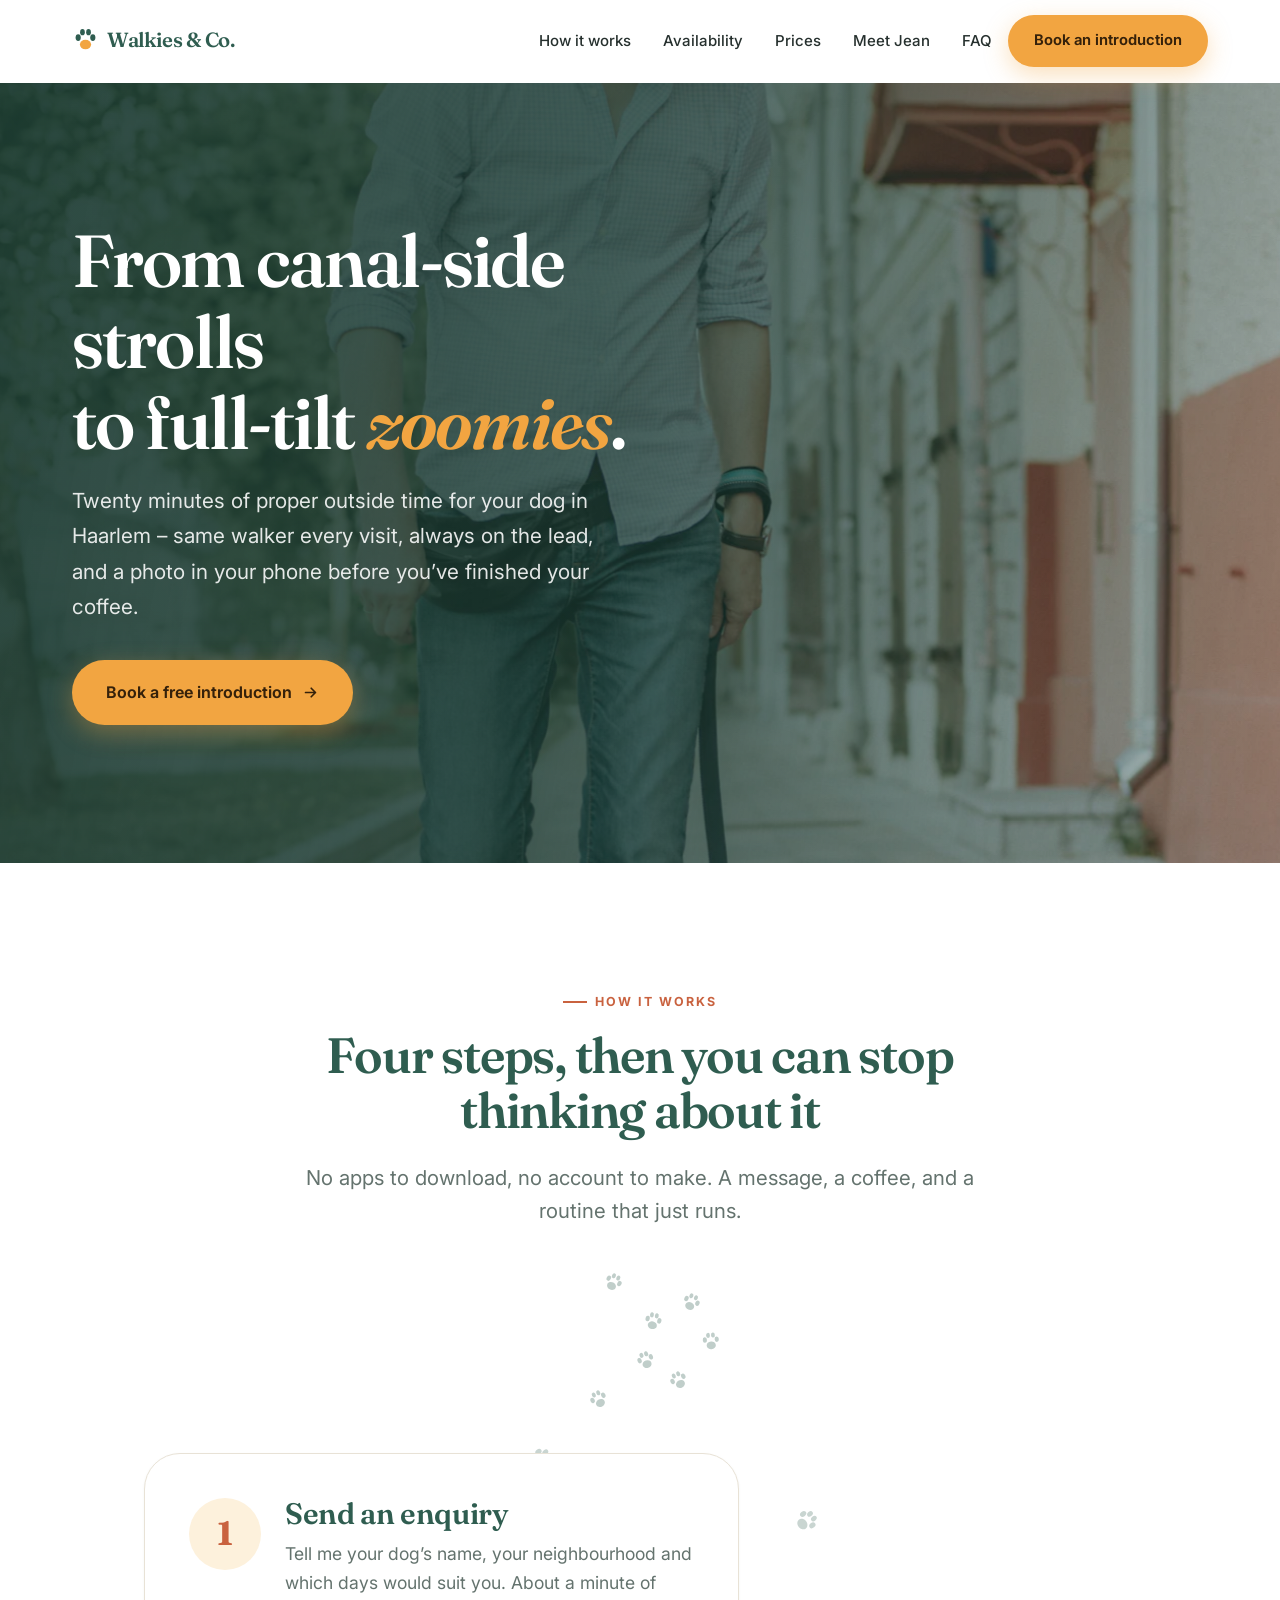
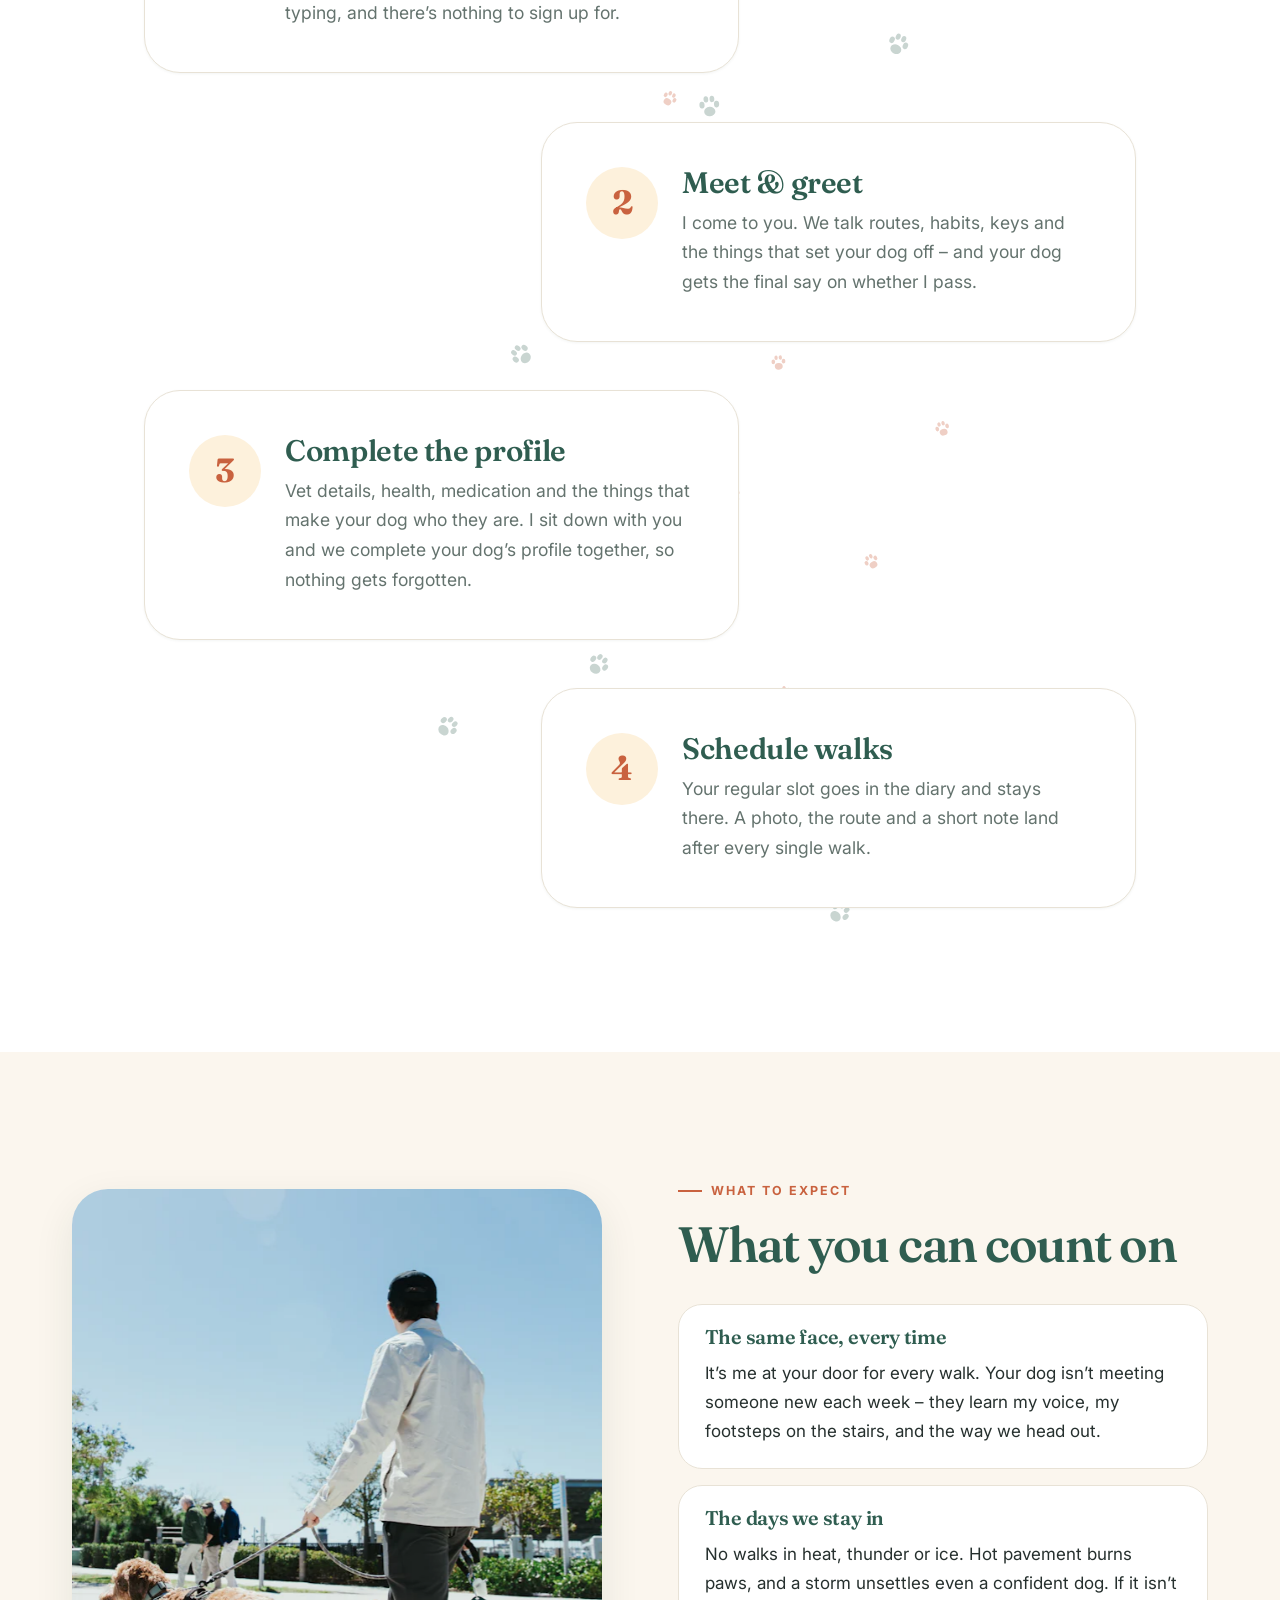
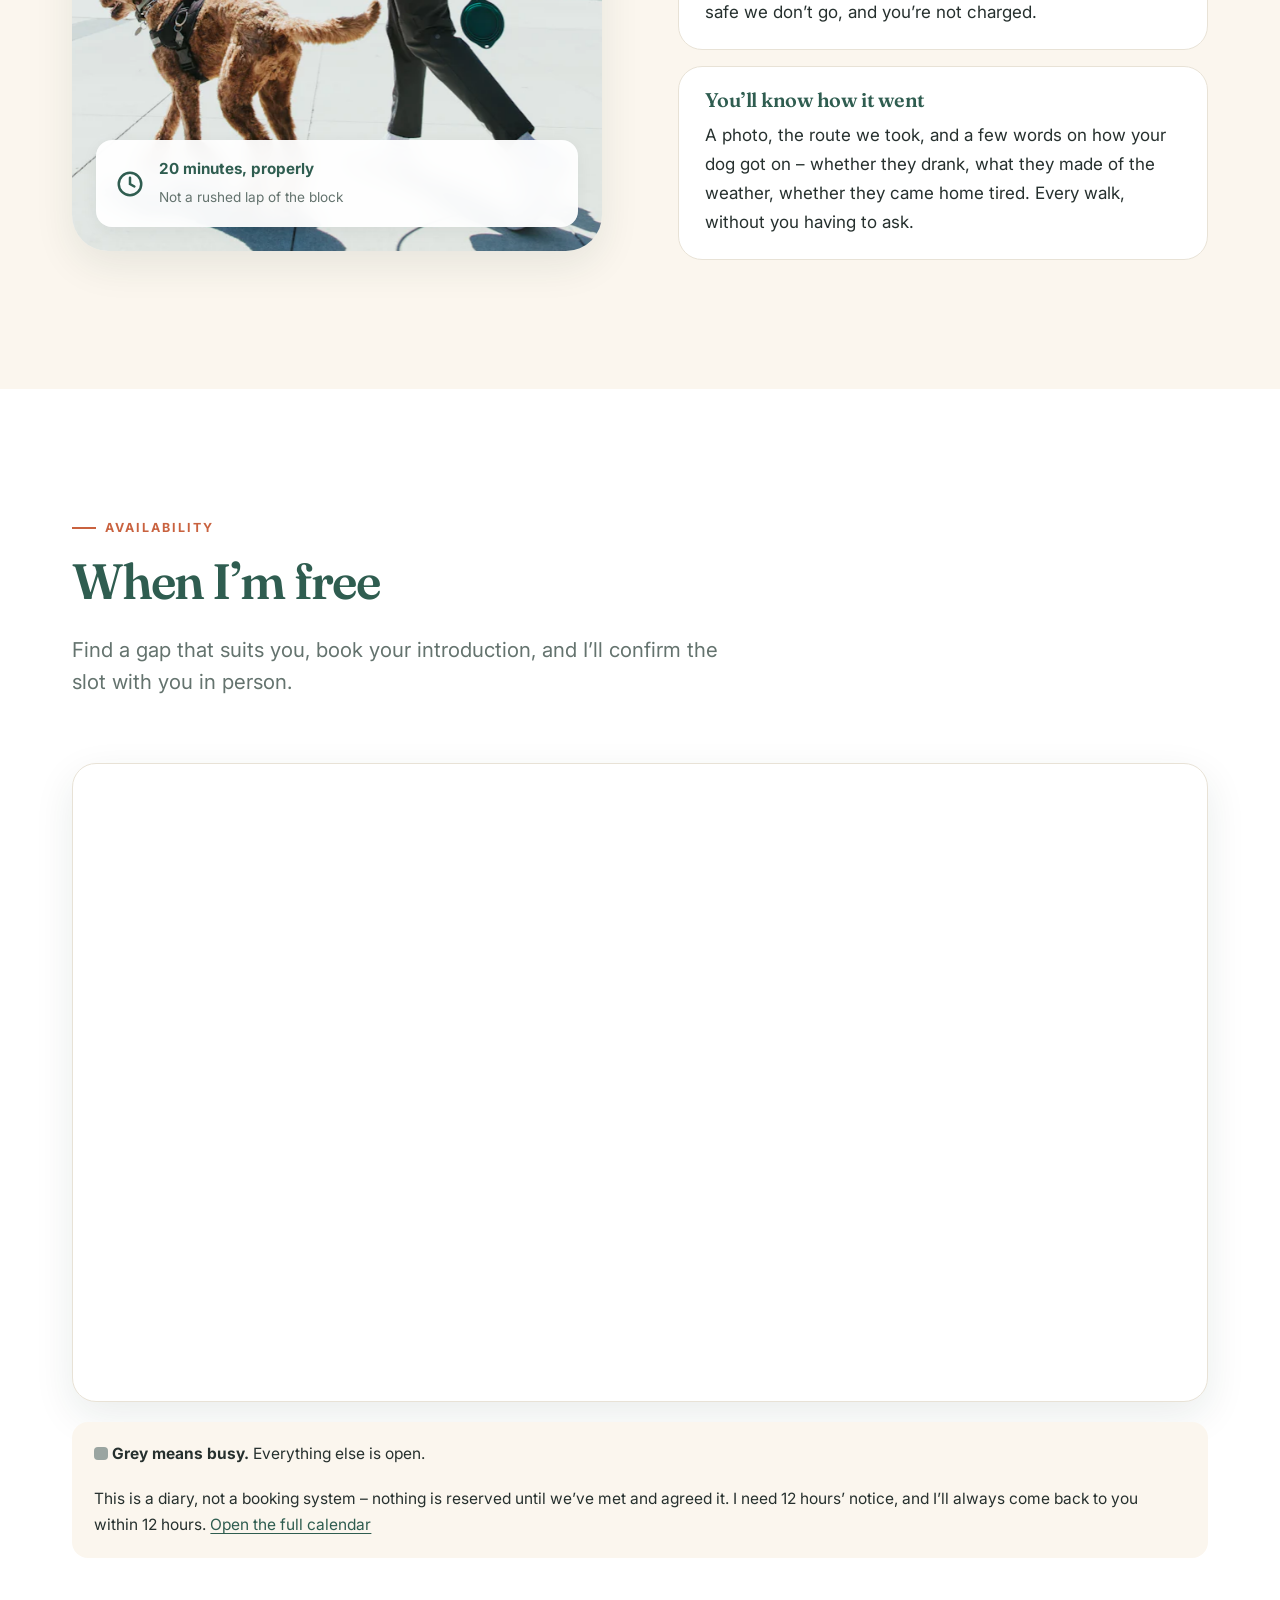
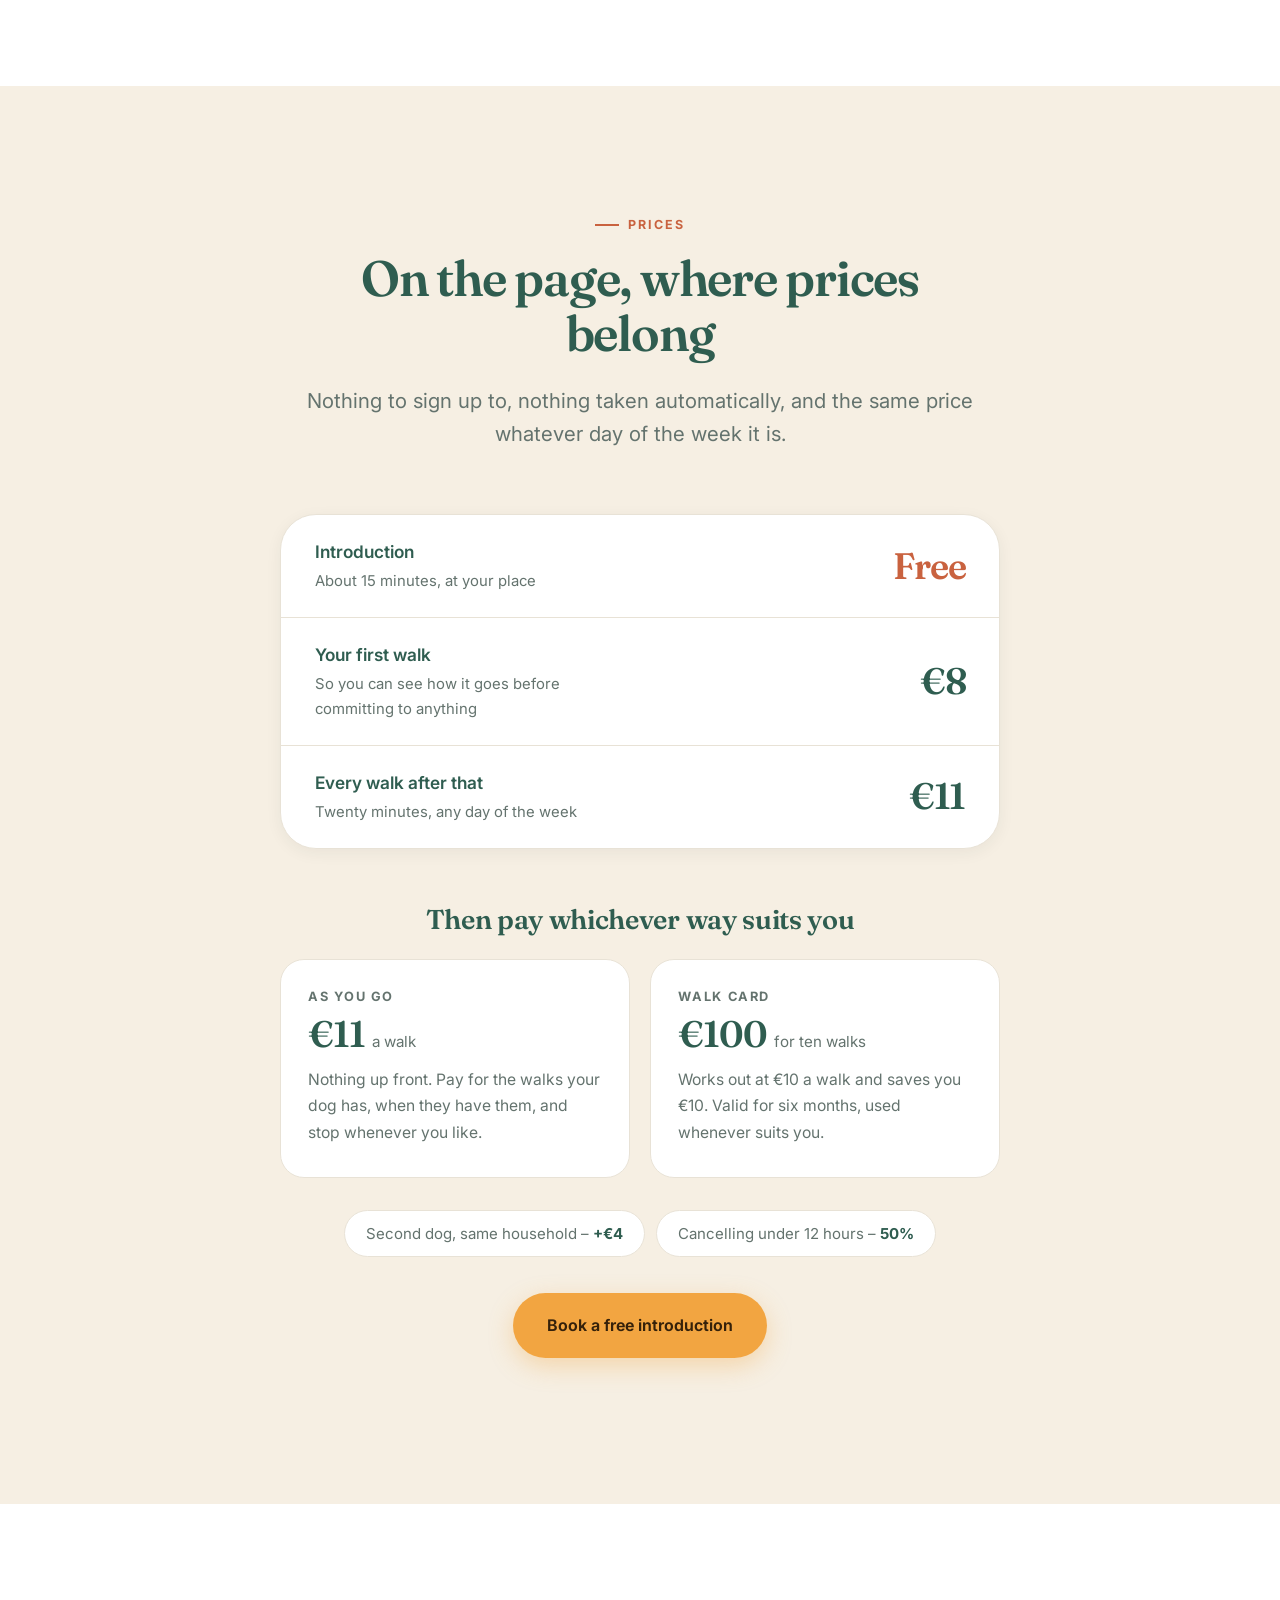
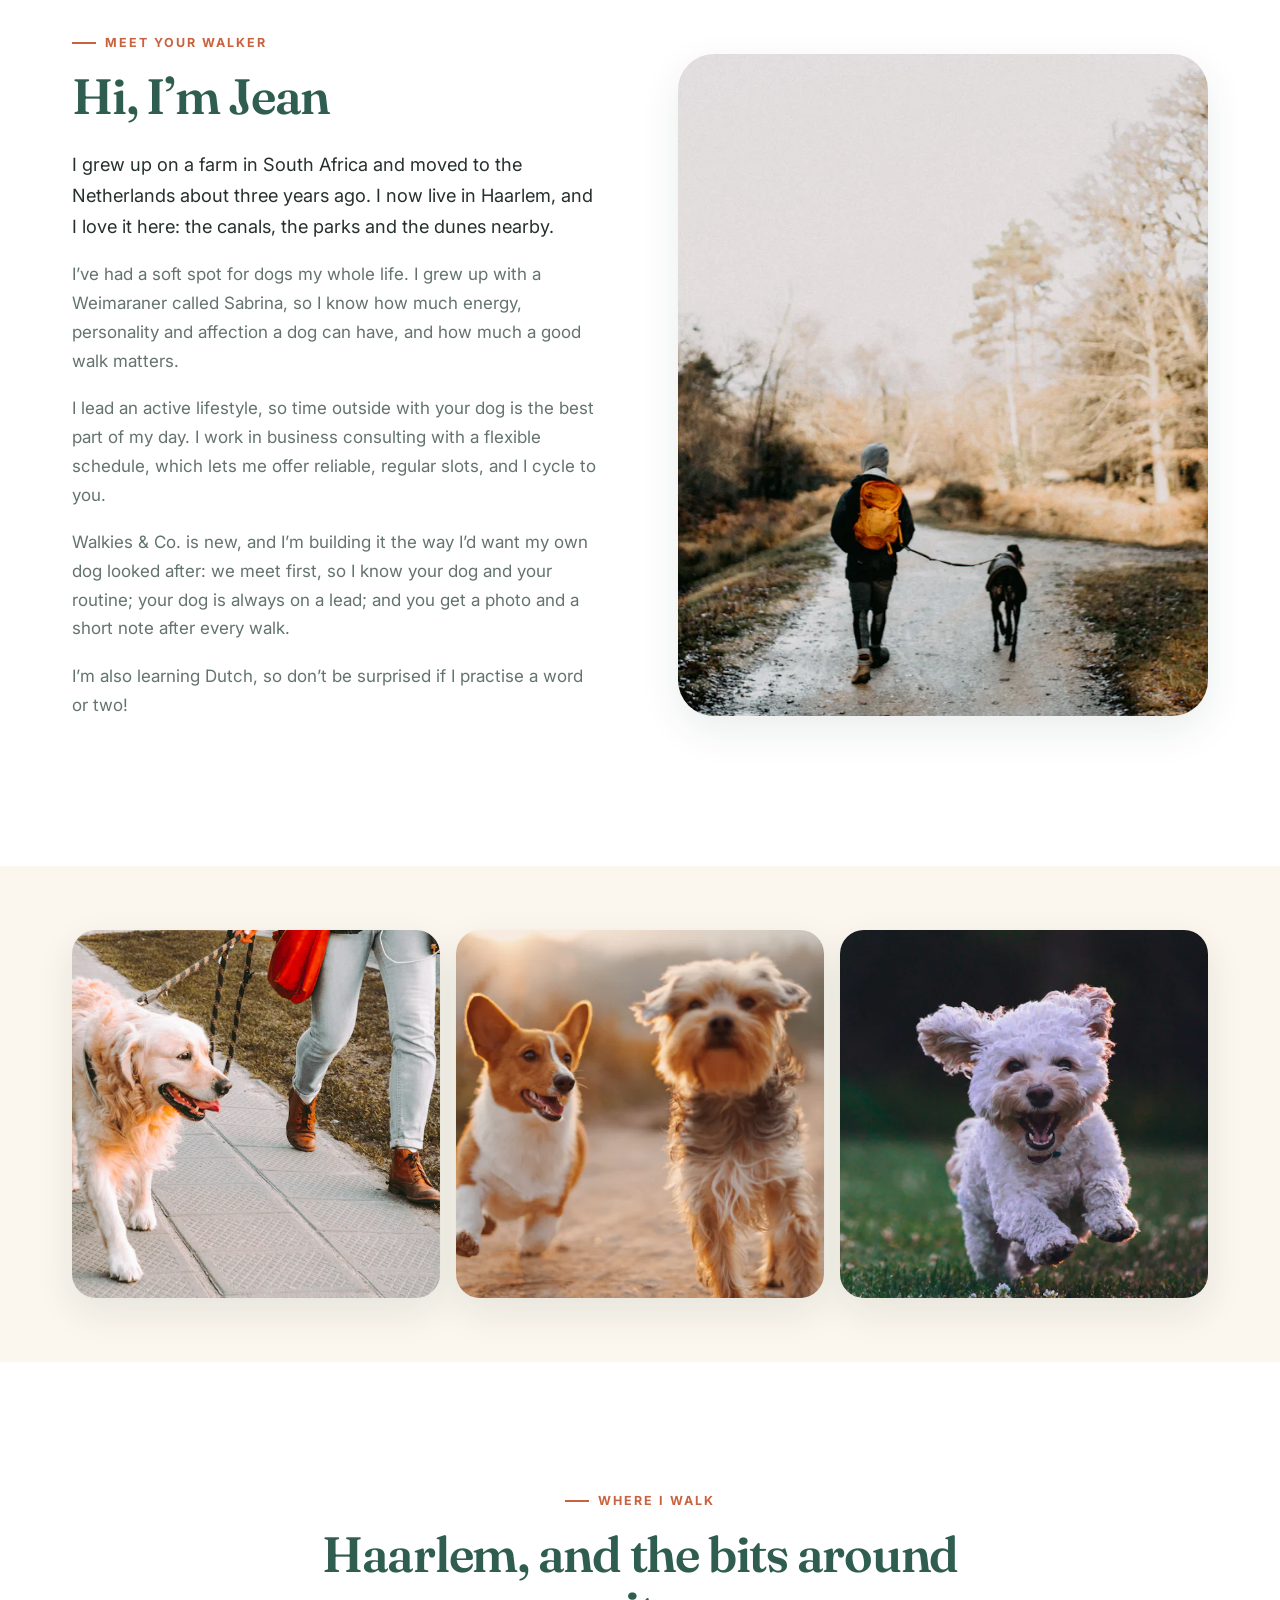
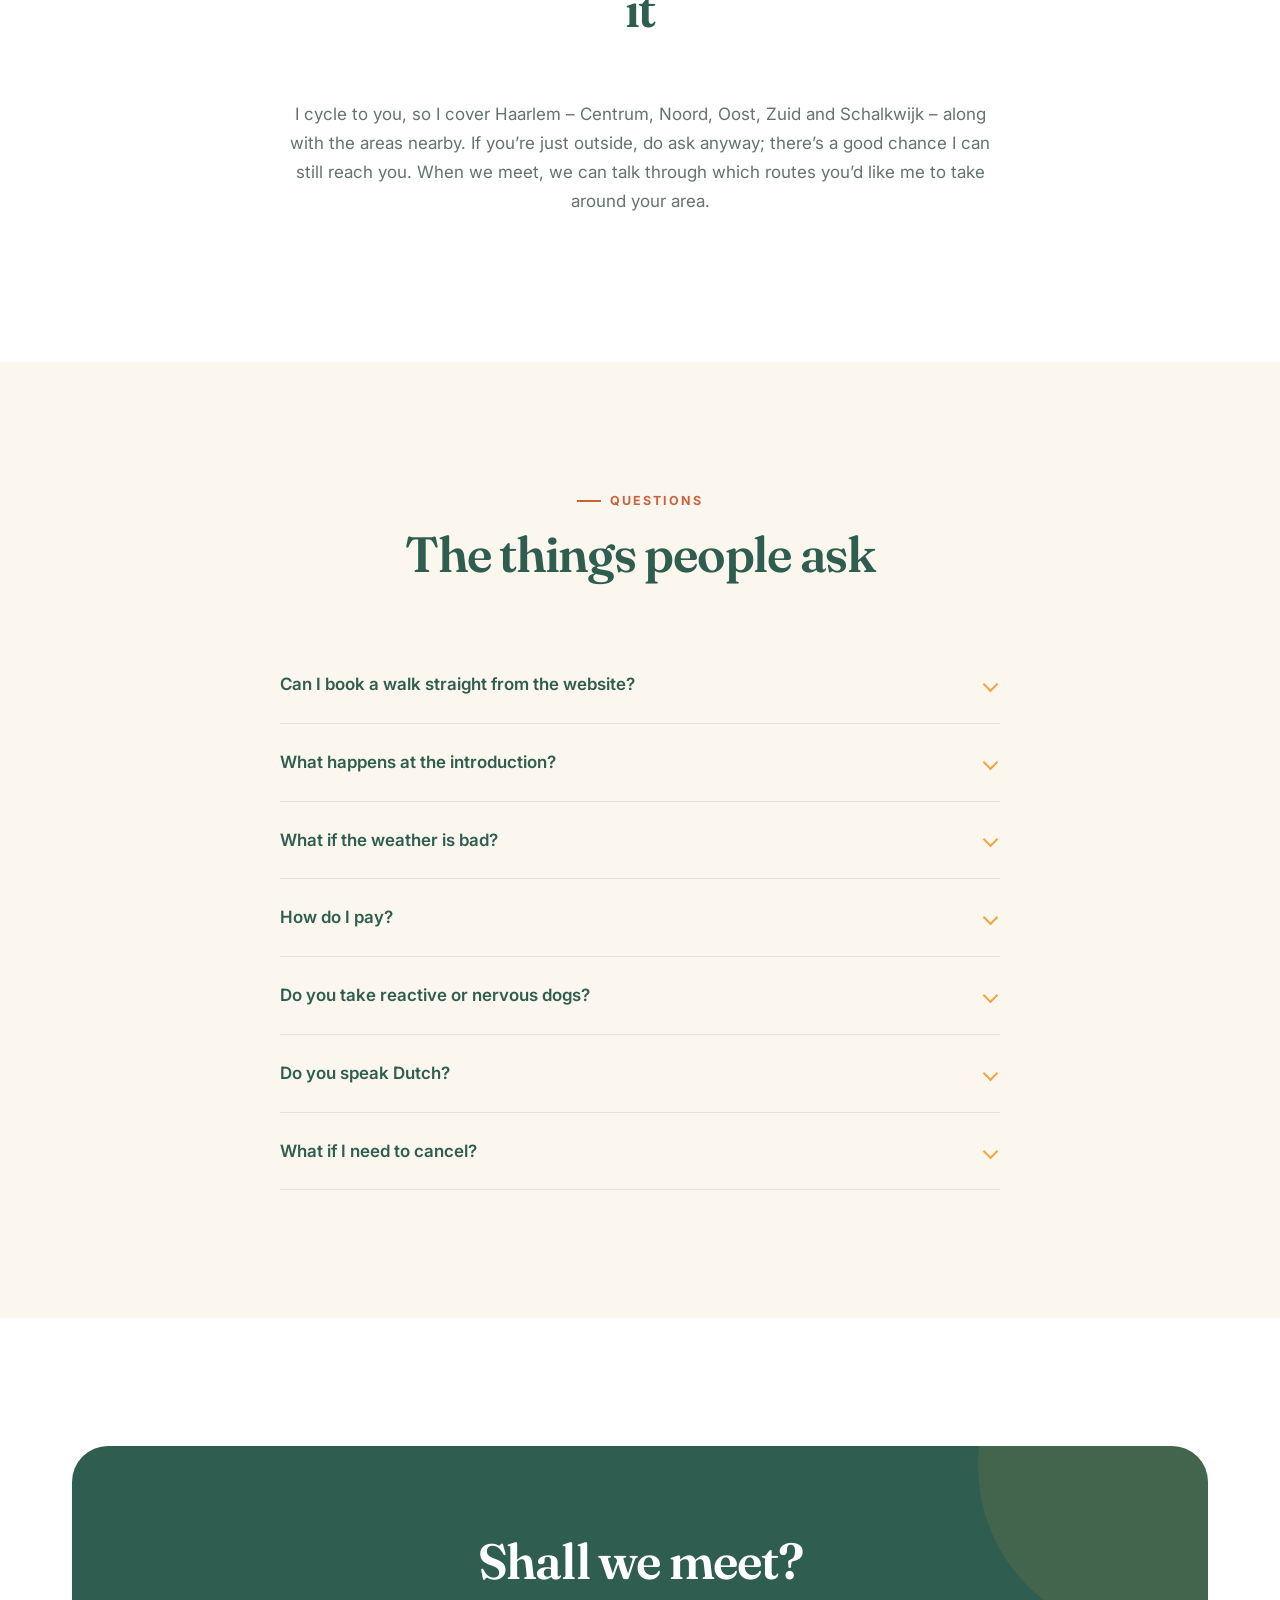
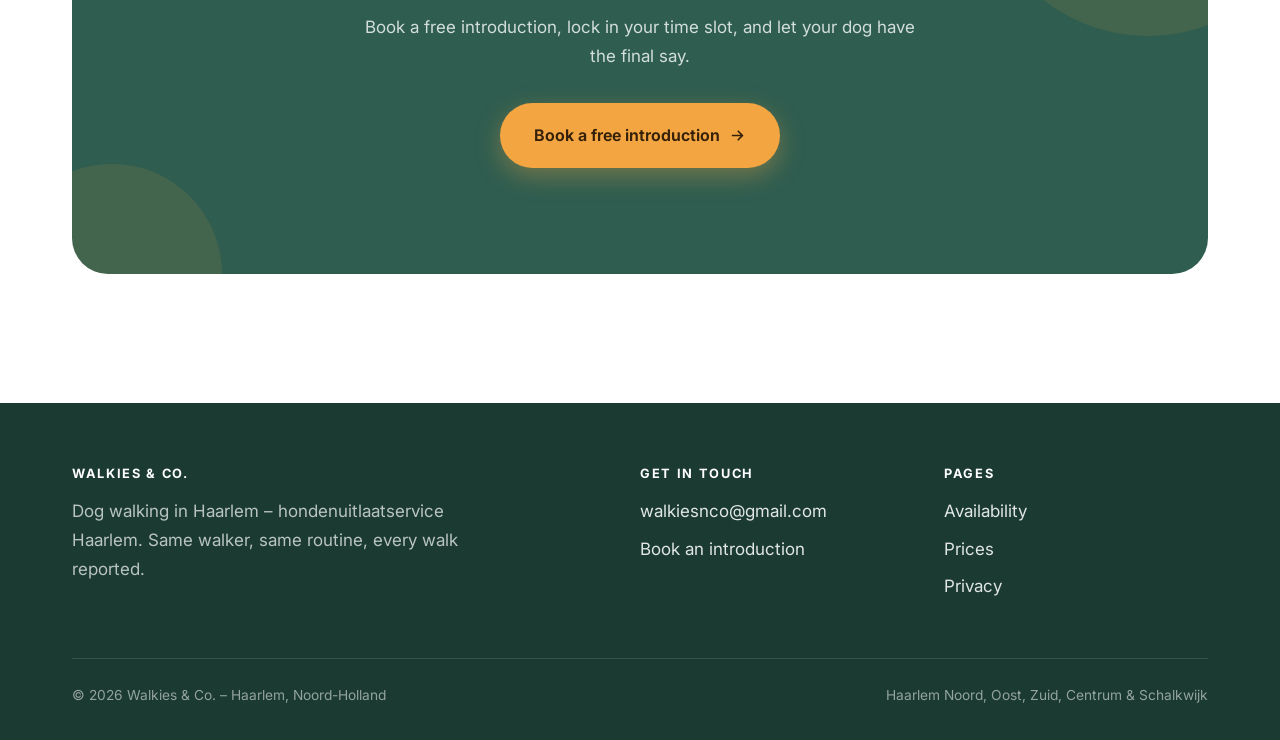
<file: index.html>
<!doctype html>
<html lang="en">
<head>
<meta charset="utf-8">
<meta name="viewport" content="width=device-width, initial-scale=1">
<title>Walkies &amp; Co. – Dog Walking in Haarlem</title>
<meta name="description" content="Friendly, reliable 20-minute dog walks in Haarlem. Same walker every time, always on a lead, and a photo and note after every walk. Free introduction session.">
<meta property="og:title" content="Walkies &amp; Co. – Dog Walking in Haarlem">
<meta property="og:description" content="20-minute dog walks in Haarlem. Same walker every time. Photo and note after every walk.">
<meta property="og:type" content="website">
<meta property="og:image" content="https://walkies-and-co.walkiesnco.workers.dev/assets/img/og-image.jpg">
<meta name="theme-color" content="#2F5D50">
<link rel="canonical" href="https://walkies-and-co.walkiesnco.workers.dev/">
<link rel="preconnect" href="https://fonts.googleapis.com">
<link rel="preconnect" href="https://fonts.gstatic.com" crossorigin>
<link href="https://fonts.googleapis.com/css2?family=Fraunces:ital,opsz,wght@0,9..144,400;0,9..144,600;0,9..144,700;1,9..144,600&family=Inter:wght@400;500;600;700&display=swap" rel="stylesheet">
<link rel="stylesheet" href="assets/css/styles.css">
<script type="application/ld+json">
{
  "@context": "https://schema.org",
  "@type": "LocalBusiness",
  "name": "Walkies & Co.",
  "description": "Dog walking in Haarlem. 20-minute walks, same walker every time, with a photo and note after every walk.",
  "url": "https://walkies-and-co.walkiesnco.workers.dev/",
  "email": "walkiesnco@gmail.com",
  "priceRange": "€8-€11",
  "currenciesAccepted": "EUR",
  "areaServed": { "@type": "City", "name": "Haarlem", "address": { "@type": "PostalAddress", "addressLocality": "Haarlem", "addressRegion": "Noord-Holland", "addressCountry": "NL" } },
  "knowsLanguage": ["en", "nl"],
  "makesOffer": [
    { "@type": "Offer", "itemOffered": { "@type": "Service", "name": "Introduction session" }, "price": "0", "priceCurrency": "EUR" },
    { "@type": "Offer", "itemOffered": { "@type": "Service", "name": "20-minute dog walk" }, "price": "11", "priceCurrency": "EUR" }
  ]
}
</script>
</head>
<body>

<header class="site-header">
  <div class="wrap">
    <a class="brand" href="/">
      <svg width="27" height="27" viewBox="0 0 24 24" aria-hidden="true">
        <ellipse cx="12" cy="15.6" rx="5" ry="4.2" fill="#F2A541"/>
        <ellipse cx="5.5" cy="9.4" rx="2.3" ry="3" fill="#2F5D50"/>
        <ellipse cx="18.5" cy="9.4" rx="2.3" ry="3" fill="#2F5D50"/>
        <ellipse cx="9.3" cy="4.6" rx="2.1" ry="2.8" fill="#2F5D50"/>
        <ellipse cx="14.7" cy="4.6" rx="2.1" ry="2.8" fill="#2F5D50"/>
      </svg>
      Walkies &amp; Co.
    </a>
    <nav class="nav">
      <a href="#how">How it works</a>
      <a href="#availability">Availability</a>
      <a href="#prices">Prices</a>
      <a href="#jean">Meet Jean</a>
      <a href="#faq">FAQ</a>
    </nav>
    <a class="btn btn-primary header-cta" href="request/">Book an introduction</a>
  </div>
</header>

<main>

  <!-- ================= HERO ================= -->
  <section class="hero">
    <div class="hero-bg" data-parallax="70">
      <img src="assets/img/ph-hero.webp" alt="A person walking their dog along a tree-lined path" fetchpriority="high" width="1500" height="844">
    </div>
    <div class="wrap">
      <div class="hero-inner">
        <h1 data-reveal="up">From canal-side strolls<br>to full-tilt <span class="hl">zoomies</span>.</h1>
        <p data-reveal="up" data-delay="120">Twenty minutes of proper outside time for your dog in Haarlem &ndash; same walker every visit, always on the lead, and a photo in your phone before you&rsquo;ve finished your coffee.</p>
        <div class="actions" data-reveal="up" data-delay="240">
          <a class="btn btn-primary" href="request/">
            Book a free introduction
            <svg width="17" height="17" viewBox="0 0 24 24" fill="none" stroke="currentColor" stroke-width="2.4" stroke-linecap="round" stroke-linejoin="round" aria-hidden="true"><path d="M5 12h14M13 6l6 6-6 6"/></svg>
          </a>
        </div>
      </div>
    </div>
  </section>

  <!-- ================= HOW IT WORKS ================= -->
  <section id="how">
    <div class="wrap">
      <div class="sec-head center" data-reveal="up">
        <p class="eyebrow">How it works</p>
        <h2>Four steps, then you can stop thinking about it</h2>
        <p class="lead">No apps to download, no account to make. A message, a coffee, and a routine that just runs.</p>
      </div>

      <!-- paws lead you down into the steps -->
      <div class="lead-in" data-trail="lead" aria-hidden="true"></div>

      <div class="walk-steps">
        <div class="trail trail-a" data-trail="main" aria-hidden="true"></div>
        <div class="trail trail-b" data-trail="second" aria-hidden="true"></div>

        <article class="wstep" data-reveal="up">
          <div class="wstep-n">1</div>
          <div class="wstep-body">
            <h3>Send an enquiry</h3>
            <p>Tell me your dog&rsquo;s name, your neighbourhood and which days would suit you. About a minute of typing, and there&rsquo;s nothing to sign up for.</p>
          </div>
        </article>

        <article class="wstep alt" data-reveal="up">
          <div class="wstep-n">2</div>
          <div class="wstep-body">
            <h3>Meet &amp; greet</h3>
            <p>I come to you. We talk routes, habits, keys and the things that set your dog off &ndash; and your dog gets the final say on whether I pass.</p>
          </div>
        </article>

        <article class="wstep" data-reveal="up">
          <div class="wstep-n">3</div>
          <div class="wstep-body">
            <h3>Complete the profile</h3>
            <p>Vet details, health, medication and the things that make your dog who they are. I sit down with you and we complete your dog&rsquo;s profile together, so nothing gets forgotten.</p>
          </div>
        </article>

        <article class="wstep alt" data-reveal="up">
          <div class="wstep-n">4</div>
          <div class="wstep-body">
            <h3>Schedule walks</h3>
            <p>Your regular slot goes in the diary and stays there. A photo, the route and a short note land after every single walk.</p>
          </div>
        </article>
      </div>
    </div>
  </section>

  <!-- ================= PROMISE (split) ================= -->
  <section class="bg-cream">
    <div class="wrap">
      <div class="split">
        <div data-reveal="left">
          <div class="photo photo-tall" data-parallax="26">
            <img src="assets/img/ph-walker.webp" alt="A dog walking to heel on the lead beside its owner" loading="lazy">
            <div class="float-card">
              <svg width="30" height="30" viewBox="0 0 24 24" fill="none" stroke="#2F5D50" stroke-width="2" stroke-linecap="round" aria-hidden="true"><circle cx="12" cy="12" r="9"/><path d="M12 7v5l3.5 2"/></svg>
              <div><strong>20 minutes, properly</strong><small>Not a rushed lap of the block</small></div>
            </div>
          </div>
        </div>
        <div data-reveal="right">
          <p class="eyebrow">What to expect</p>
          <h2>What you can count on</h2>
          <div class="grid" style="gap:1rem;margin-top:2rem">
            <div class="card" style="padding:1.4rem 1.6rem">
              <h3>The same face, every time</h3>
              <p>It&rsquo;s me at your door for every walk. Your dog isn&rsquo;t meeting someone new each week &ndash; they learn my voice, my footsteps on the stairs, and the way we head out.</p>
            </div>
            <div class="card" style="padding:1.4rem 1.6rem">
              <h3>The days we stay in</h3>
              <p>No walks in heat, thunder or ice. Hot pavement burns paws, and a storm unsettles even a confident dog. If it isn&rsquo;t safe we don&rsquo;t go, and you&rsquo;re not charged.</p>
            </div>
            <div class="card" style="padding:1.4rem 1.6rem">
              <h3>You&rsquo;ll know how it went</h3>
              <p>A photo, the route we took, and a few words on how your dog got on &ndash; whether they drank, what they made of the weather, whether they came home tired. Every walk, without you having to ask.</p>
            </div>
          </div>
        </div>
      </div>
    </div>
  </section>

  <!-- ================= AVAILABILITY ================= -->
  <section id="availability">
    <div class="wrap">
      <div class="sec-head" data-reveal="up">
        <p class="eyebrow">Availability</p>
        <h2>When I&rsquo;m free</h2>
        <p class="lead">Find a gap that suits you, book your introduction, and I&rsquo;ll confirm the slot with you in person.</p>
      </div>
      <div class="calendar-frame" data-reveal="zoom">
        <iframe title="Walkies &amp; Co. availability calendar" loading="lazy" data-calendar src=""></iframe>
      </div>
      <div class="legend" data-reveal="up">
        <p><strong><span class="swatch"></span> Grey means busy.</strong> Everything else is open.</p>
        <p style="margin-bottom:0">This is a diary, not a booking system &ndash; nothing is reserved until we&rsquo;ve met and agreed it. I need 12 hours&rsquo; notice, and I&rsquo;ll always come back to you within 12 hours. <a href="availability/">Open the full calendar</a></p>
      </div>
    </div>
  </section>

  <!-- ================= PRICES ================= -->
  <section id="prices" class="bg-sage">
    <div class="wrap narrow">
      <div class="sec-head center" data-reveal="up">
        <p class="eyebrow">Prices</p>
        <h2>On the page, where prices belong</h2>
        <p class="lead">Nothing to sign up to, nothing taken automatically, and the same price whatever day of the week it is.</p>
      </div>

      <div class="rate-card" data-reveal="up">
        <div class="rate-row">
          <div class="rate-label">Introduction<small>About 15 minutes, at your place</small></div>
          <div class="rate-amt free">Free</div>
        </div>
        <div class="rate-row">
          <div class="rate-label">Your first walk<small>So you can see how it goes before committing to anything</small></div>
          <div class="rate-amt">&euro;8</div>
        </div>
        <div class="rate-row">
          <div class="rate-label">Every walk after that<small>Twenty minutes, any day of the week</small></div>
          <div class="rate-amt">&euro;11</div>
        </div>
      </div>

      <h3 class="pay-head" data-reveal="up">Then pay whichever way suits you</h3>
      <div class="pay-grid">
        <div class="pay" data-reveal="up">
          <h4>As you go</h4>
          <p class="pay-amt">&euro;11 <span>a walk</span></p>
          <p>Nothing up front. Pay for the walks your dog has, when they have them, and stop whenever you like.</p>
        </div>
        <div class="pay" data-reveal="up" data-delay="110">
          <h4>Walk card</h4>
          <p class="pay-amt">&euro;100 <span>for ten walks</span></p>
          <p>Works out at &euro;10 a walk and saves you &euro;10. Valid for six months, used whenever suits you.</p>
        </div>
      </div>

      <div class="extras" data-reveal="up">
        <div>Second dog, same household &ndash; <strong>+&euro;4</strong></div>
        <div>Cancelling under 12 hours &ndash; <strong>50%</strong></div>
      </div>

      <p style="text-align:center;margin-top:2.25rem" data-reveal="up">
        <a class="btn btn-primary" href="request/">Book a free introduction</a>
      </p>
    </div>
  </section>

  <!-- ================= MEET JEAN ================= -->
  <section id="jean">
    <div class="wrap">
      <div class="split flip">
        <div data-reveal="right">
          <div class="photo photo-tall" data-parallax="26">
            <img src="assets/img/ph-field.webp" alt="A walker and their dog heading out along a quiet path" loading="lazy">
          </div>
        </div>
        <div data-reveal="left">
          <p class="eyebrow">Meet your walker</p>
          <h2>Hi, I&rsquo;m Jean</h2>
          <div class="bio">
            <p>I grew up on a farm in South Africa and moved to the Netherlands about three years ago. I now live in Haarlem, and I love it here: the canals, the parks and the dunes nearby.</p>
            <p>I&rsquo;ve had a soft spot for dogs my whole life. I grew up with a Weimaraner called Sabrina, so I know how much energy, personality and affection a dog can have, and how much a good walk matters.</p>
            <p>I lead an active lifestyle, so time outside with your dog is the best part of my day. I work in business consulting with a flexible schedule, which lets me offer reliable, regular slots, and I cycle to you.</p>
            <p>Walkies &amp; Co. is new, and I&rsquo;m building it the way I&rsquo;d want my own dog looked after: we meet first, so I know your dog and your routine; your dog is always on a lead; and you get a photo and a short note after every walk.</p>
            <p>I&rsquo;m also learning Dutch, so don&rsquo;t be surprised if I practise a word or two!</p>
          </div>
        </div>
      </div>
    </div>
  </section>

  <!-- ================= GALLERY ================= -->
  <section class="bg-cream" style="padding-block:clamp(2.5rem,6vw,4rem)">
    <div class="wrap">
      <div class="gallery">
        <div class="photo" data-parallax="16" data-reveal="up"><img src="assets/img/ph-street.webp" alt="A dog out on a walk through town" loading="lazy"></div>
        <div class="photo" data-parallax="16" data-reveal="up" data-delay="110"><img src="assets/img/ph-run.webp" alt="Two dogs running together down a track at sunset" loading="lazy"></div>
        <div class="photo" data-parallax="16" data-reveal="up" data-delay="220"><img src="assets/img/ph-grass.webp" alt="A small dog running across the grass" loading="lazy"></div>
      </div>
    </div>
  </section>

  <!-- ================= AREAS ================= -->
  <section id="areas">
    <div class="wrap narrow">
      <div class="sec-head center" data-reveal="up">
        <p class="eyebrow">Where I walk</p>
        <h2>Haarlem, and the bits around it</h2>
      </div>
      <p style="text-align:center;color:var(--muted)" data-reveal="up">I cycle to you, so I cover Haarlem &ndash; Centrum, Noord, Oost, Zuid and Schalkwijk &ndash; along with the areas nearby. If you&rsquo;re just outside, do ask anyway; there&rsquo;s a good chance I can still reach you. When we meet, we can talk through which routes you&rsquo;d like me to take around your area.</p>
    </div>
  </section>

  <!-- ================= FAQ ================= -->
  <section id="faq" class="bg-cream">
    <div class="wrap narrow">
      <div class="sec-head center" data-reveal="up">
        <p class="eyebrow">Questions</p>
        <h2>The things people ask</h2>
      </div>
      <div data-reveal="up">
        <details><summary>Can I book a walk straight from the website?</summary>
          <p>No, and that&rsquo;s on purpose. Every dog starts with a free introduction so I can meet you both first. Once we&rsquo;ve met and agreed a routine, I put your walks in the diary myself. The calendar here shows when I&rsquo;m free, but nothing is reserved until we&rsquo;ve actually spoken.</p></details>

        <details><summary>What happens at the introduction?</summary>
          <p>About 15 minutes, free, at your place. We meet, I meet your dog, and we go through vet details, health, habits, what sets them off, keys and routes. If it feels right for all three of us, we agree your slots there and then.</p></details>

        <details><summary>What if the weather is bad?</summary>
          <p>I don&rsquo;t walk in heat, thunderstorms or ice. Hot pavement does real damage to paws, and a storm frightens even confident dogs. If I have to skip a walk I&rsquo;ll message you, and you aren&rsquo;t charged.</p></details>

        <details><summary>How do I pay?</summary>
          <p>We&rsquo;ll sort that out at the introduction &ndash; it&rsquo;s straightforward, and there&rsquo;s nothing to set up in advance.</p></details>

        <details><summary>Do you take reactive or nervous dogs?</summary>
          <p>I&rsquo;m starting with friendly, healthy, lead-trained dogs. If your dog has a bite history or serious reactivity, I&rsquo;d rather say honestly that it isn&rsquo;t the right fit yet than take a risk with them. Do ask, though &ndash; nervous isn&rsquo;t the same as reactive, and a lot of shy dogs do brilliantly once the routine is predictable.</p></details>

        <details><summary>Do you speak Dutch?</summary>
          <p>I&rsquo;m learning! I work in English, which suits plenty of people here, and I&rsquo;m always happy to practise a few words with you.</p></details>

        <details><summary>What if I need to cancel?</summary>
          <p>Life happens, just let me know. More than 12 hours ahead, there&rsquo;s no charge at all. Under 12 hours it&rsquo;s half the walk price, because by then the slot has usually gone.</p></details>
      </div>
    </div>
  </section>

  <!-- ================= FINAL CTA ================= -->
  <section>
    <div class="wrap">
      <div class="cta-panel" data-reveal="zoom">
        <h2>Shall we meet?</h2>
        <p>Book a free introduction, lock in your time slot, and let your dog have the final say.</p>
        <p style="margin-top:2rem">
          <a class="btn btn-primary" href="request/">
            Book a free introduction
            <svg width="17" height="17" viewBox="0 0 24 24" fill="none" stroke="currentColor" stroke-width="2.4" stroke-linecap="round" stroke-linejoin="round" aria-hidden="true"><path d="M5 12h14M13 6l6 6-6 6"/></svg>
          </a>
        </p>
      </div>
    </div>
  </section>

</main>

<footer class="site-footer">
  <div class="wrap">
    <div class="footer-grid">
      <div>
        <h4>Walkies &amp; Co.</h4>
        <p style="max-width:26rem">Dog walking in Haarlem &ndash; hondenuitlaatservice Haarlem. Same walker, same routine, every walk reported.</p>
      </div>
      <div>
        <h4>Get in touch</h4>
        <ul class="footer-links">
          <li><a data-email href="mailto:walkiesnco@gmail.com">walkiesnco@gmail.com</a></li>
          <li><a data-whatsapp href="#">WhatsApp</a></li>
          <li><a href="request/">Book an introduction</a></li>
        </ul>
      </div>
      <div>
        <h4>Pages</h4>
        <ul class="footer-links">
          <li><a href="availability/">Availability</a></li>
          <li><a href="#prices">Prices</a></li>
          <li><a href="privacy/">Privacy</a></li>
        </ul>
      </div>
    </div>
    <div class="footer-bottom">
      <span>&copy; 2026 Walkies &amp; Co. &ndash; Haarlem, Noord-Holland</span>
      <span>Haarlem Noord, Oost, Zuid, Centrum &amp; Schalkwijk</span>
    </div>
  </div>
</footer>

<script src="assets/js/config.js"></script>
<script src="assets/js/main.js"></script>
</body>
</html>
</file>
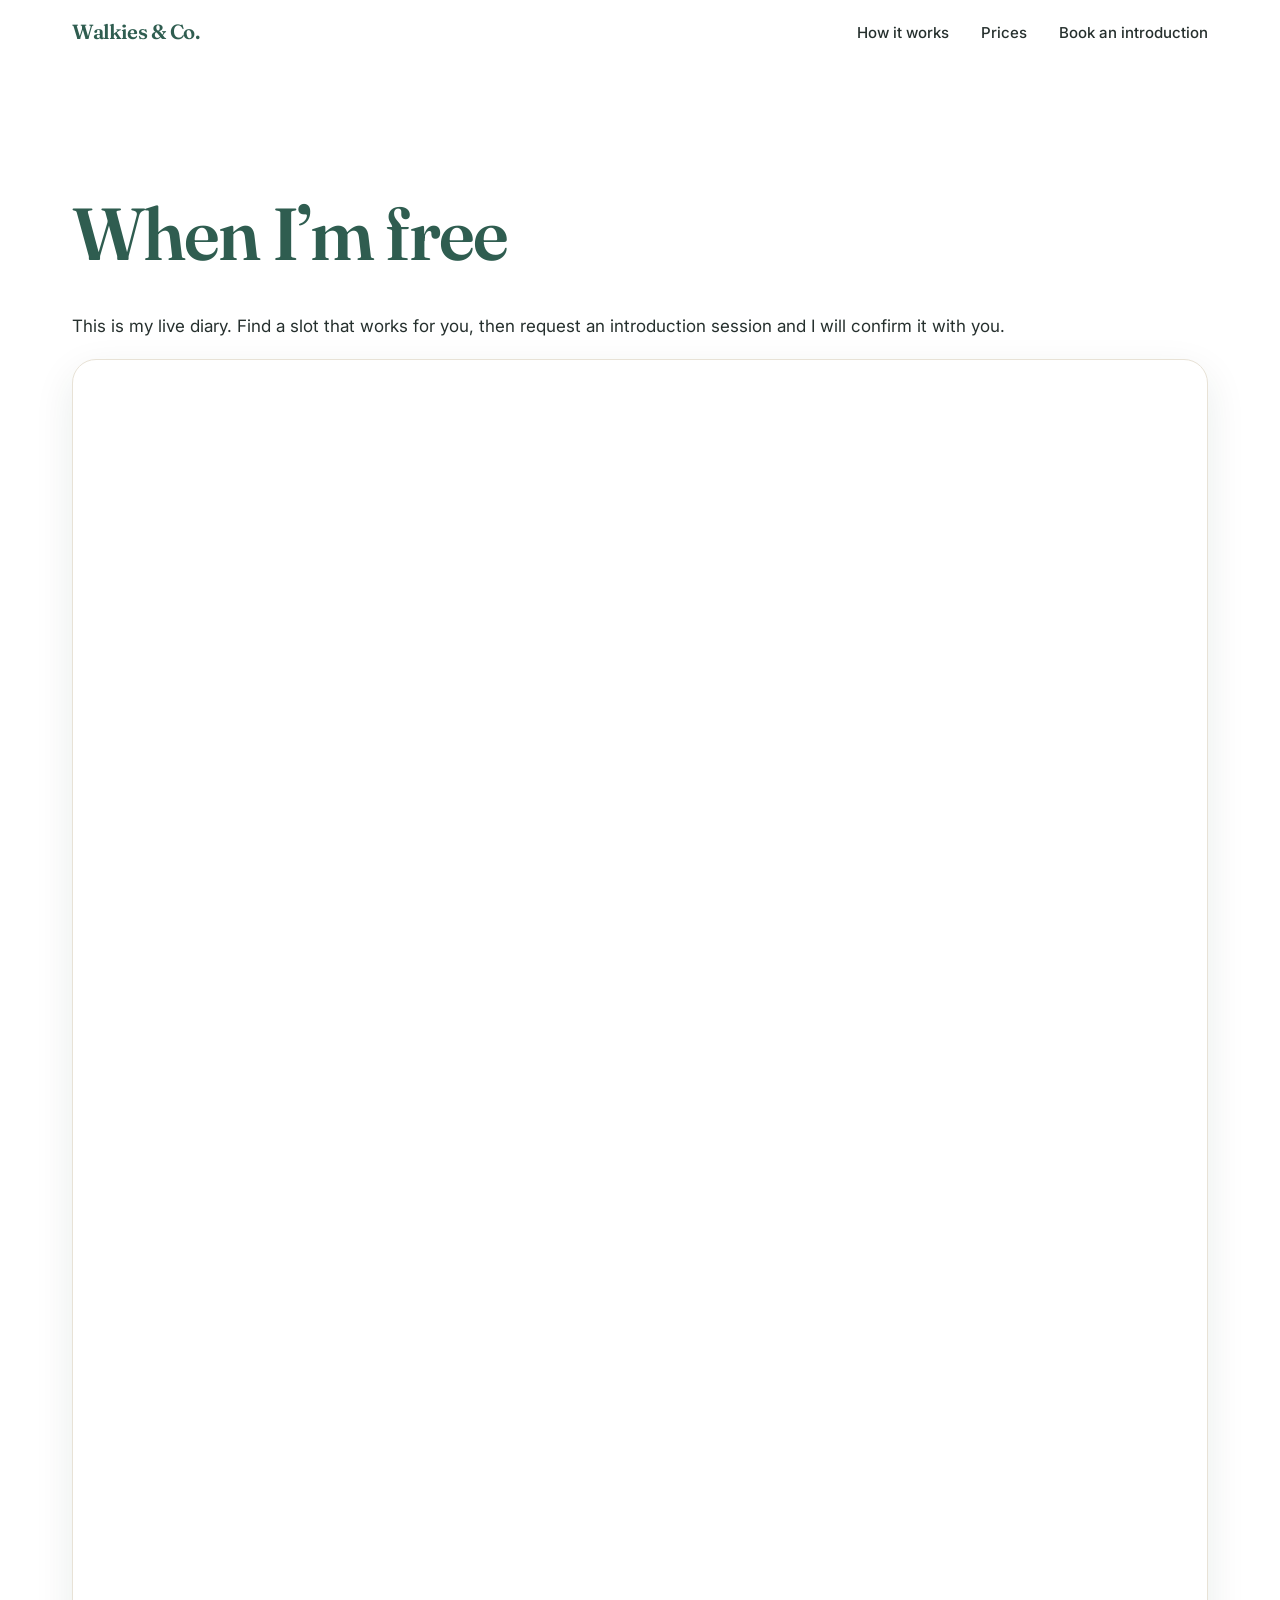
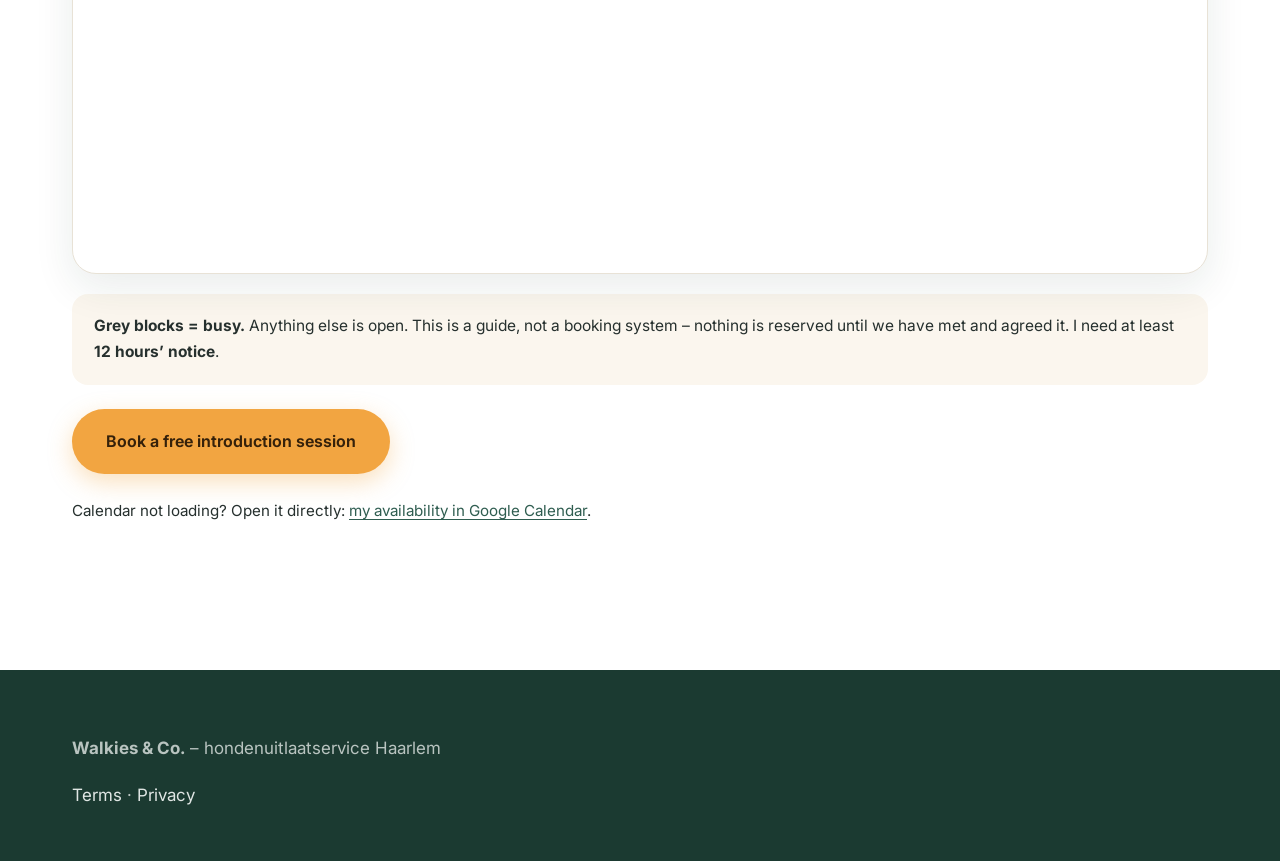
<file: availability/index.html>
<!doctype html>
<html lang="en">
<head>
<meta charset="utf-8">
<meta name="viewport" content="width=device-width, initial-scale=1">
<title>Availability – Walkies &amp; Co.</title>
<meta name="description" content="See when Walkies &amp; Co. is free for dog walks in Haarlem. Grey means busy – everything else is open.">
<link rel="preconnect" href="https://fonts.googleapis.com">
<link rel="preconnect" href="https://fonts.gstatic.com" crossorigin>
<link href="https://fonts.googleapis.com/css2?family=Fraunces:opsz,wght@9..144,400;9..144,600;9..144,700&family=Inter:wght@400;500;600;700&display=swap" rel="stylesheet">
<link rel="stylesheet" href="../assets/css/styles.css">
</head>
<body>

<header class="site-header">
  <div class="wrap">
    <a class="brand" href="../">Walkies &amp; Co.</a>
    <nav class="nav">
      <a href="../#how">How it works</a>
      <a href="../#prices">Prices</a>
      <a href="../request/">Book an introduction</a>
    </nav>
  </div>
</header>

<main>
  <section>
    <div class="wrap">
      <h1>When I&rsquo;m free</h1>
      <p>This is my live diary. Find a slot that works for you, then request an introduction session and I will confirm it with you.</p>

      <div class="calendar-frame" style="aspect-ratio:3/4">
        <iframe title="Walkies &amp; Co. availability calendar" loading="lazy" data-calendar src=""></iframe>
      </div>

      <p class="legend">
        <strong>Grey blocks = busy.</strong> Anything else is open.
        This is a guide, not a booking system &ndash; nothing is reserved until we have met and agreed it.
        I need at least <strong>12 hours&rsquo; notice</strong>.
      </p>

      <p style="margin-top:1.5rem">
        <a class="btn btn-primary" href="../request/">Book a free introduction session</a>
      </p>

      <p style="font-size:.95rem;margin-top:1.5rem">
        Calendar not loading? Open it directly:
        <a data-calendar-link href="#" target="_blank" rel="noopener">my availability in Google Calendar</a>.
      </p>
    </div>
  </section>
</main>

<footer class="site-footer">
  <div class="wrap">
    <p><strong>Walkies &amp; Co.</strong> &ndash; hondenuitlaatservice Haarlem</p>
    <p><a href="../terms/">Terms</a> &middot; <a href="../privacy/">Privacy</a></p>
  </div>
</footer>

<script src="../assets/js/config.js"></script>
<script src="../assets/js/main.js"></script>
</body>
</html>
</file>
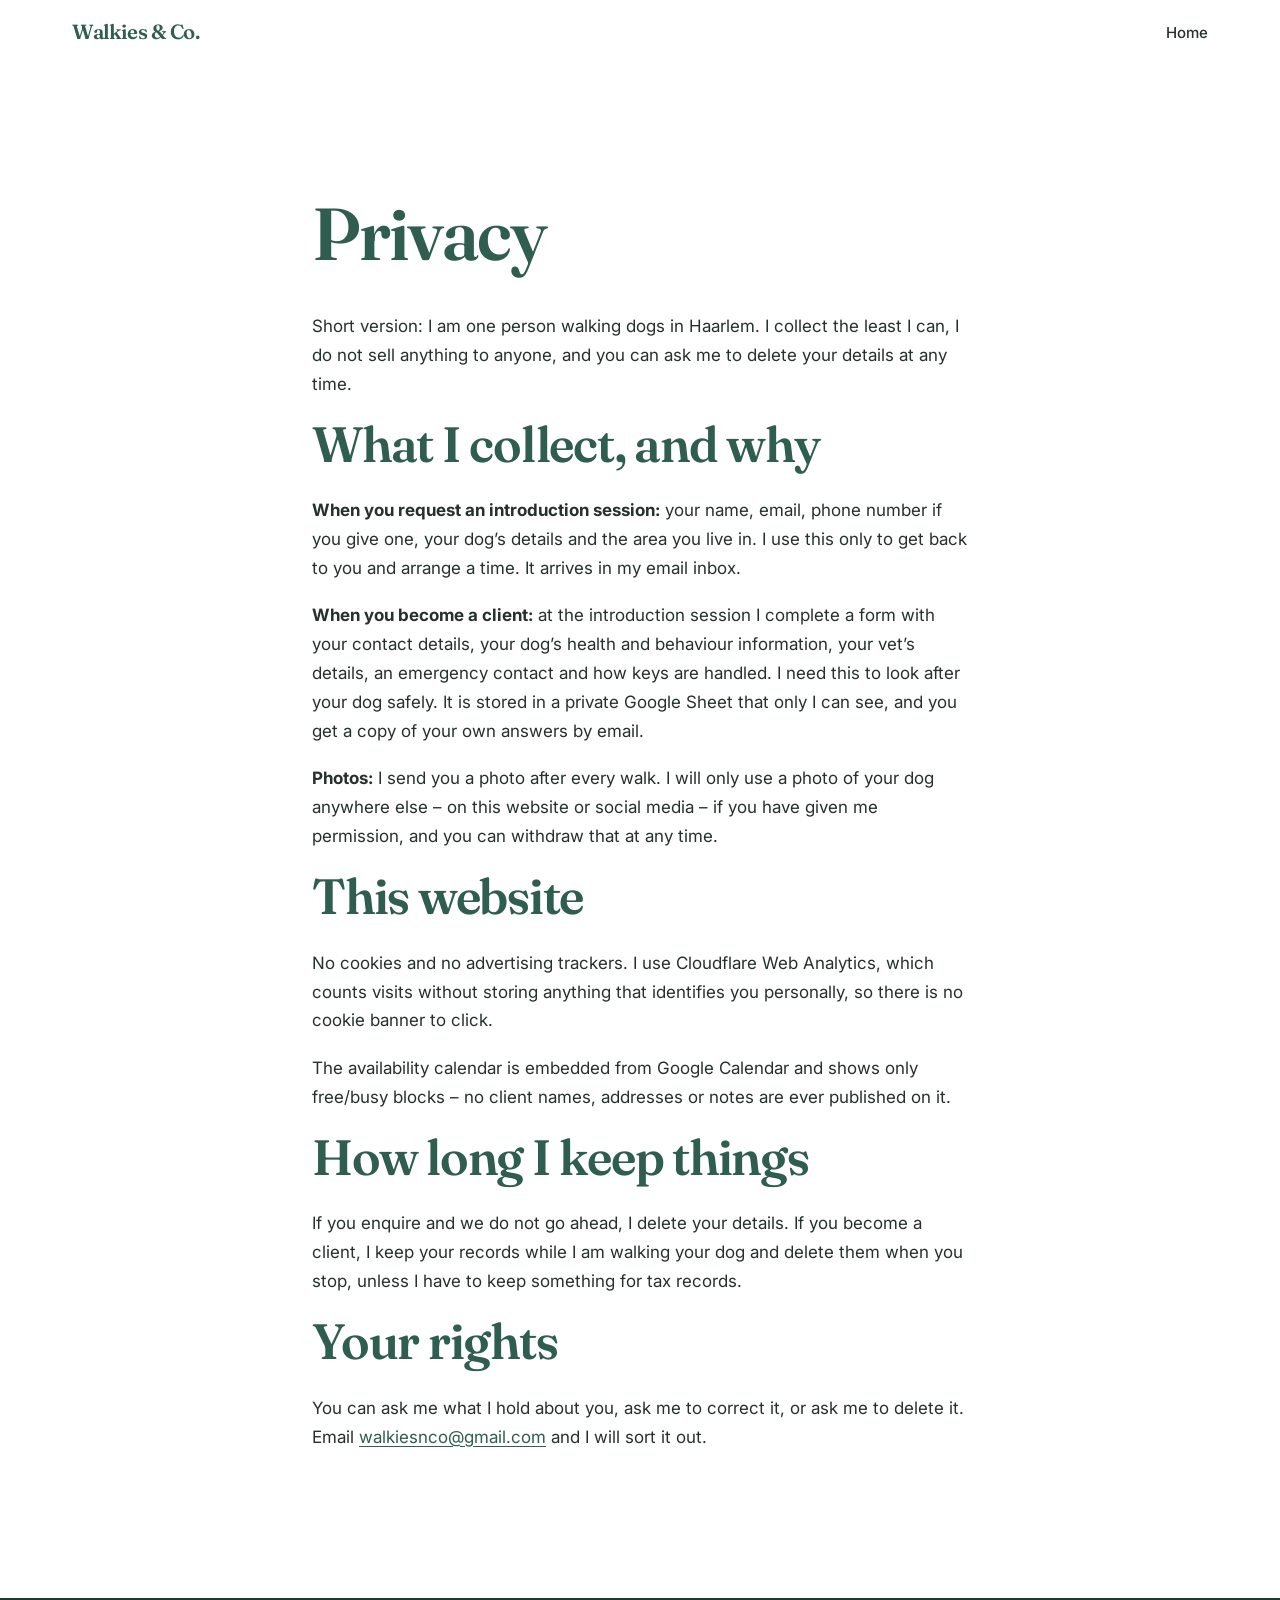
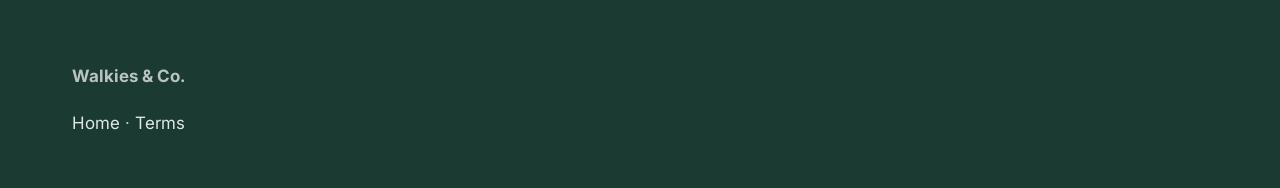
<file: privacy/index.html>
<!doctype html>
<html lang="en">
<head>
<meta charset="utf-8">
<meta name="viewport" content="width=device-width, initial-scale=1">
<title>Privacy – Walkies &amp; Co.</title>
<link rel="preconnect" href="https://fonts.googleapis.com">
<link rel="preconnect" href="https://fonts.gstatic.com" crossorigin>
<link href="https://fonts.googleapis.com/css2?family=Fraunces:opsz,wght@9..144,400;9..144,600;9..144,700&family=Inter:wght@400;500;600;700&display=swap" rel="stylesheet">
<link rel="stylesheet" href="../assets/css/styles.css">
</head>
<body>

<header class="site-header">
  <div class="wrap">
    <a class="brand" href="../">Walkies &amp; Co.</a>
    <nav class="nav"><a href="../">Home</a></nav>
  </div>
</header>

<main>
  <section>
    <div class="wrap" style="max-width:44rem">
      <h1>Privacy</h1>
      <p>Short version: I am one person walking dogs in Haarlem. I collect the least I can, I do not sell
      anything to anyone, and you can ask me to delete your details at any time.</p>

      <h2>What I collect, and why</h2>
      <p><strong>When you request an introduction session:</strong> your name, email, phone number if you give
      one, your dog&rsquo;s details and the area you live in. I use this only to get back to you and arrange a
      time. It arrives in my email inbox.</p>

      <p><strong>When you become a client:</strong> at the introduction session I complete a form with your
      contact details, your dog&rsquo;s health and behaviour information, your vet&rsquo;s details, an emergency
      contact and how keys are handled. I need this to look after your dog safely. It is stored in a private
      Google Sheet that only I can see, and you get a copy of your own answers by email.</p>

      <p><strong>Photos:</strong> I send you a photo after every walk. I will only use a photo of your dog
      anywhere else &ndash; on this website or social media &ndash; if you have given me permission, and you can
      withdraw that at any time.</p>

      <h2>This website</h2>
      <p>No cookies and no advertising trackers. I use Cloudflare Web Analytics, which counts visits without
      storing anything that identifies you personally, so there is no cookie banner to click.</p>
      <p>The availability calendar is embedded from Google Calendar and shows only free/busy blocks &ndash;
      no client names, addresses or notes are ever published on it.</p>

      <h2>How long I keep things</h2>
      <p>If you enquire and we do not go ahead, I delete your details. If you become a client, I keep your
      records while I am walking your dog and delete them when you stop, unless I have to keep something
      for tax records.</p>

      <h2>Your rights</h2>
      <p>You can ask me what I hold about you, ask me to correct it, or ask me to delete it. Email
      <a data-email data-email-text href="mailto:walkiesnco@gmail.com">walkiesnco@gmail.com</a> and I will sort it out.</p>

    </div>
  </section>
</main>

<footer class="site-footer">
  <div class="wrap">
    <p><strong>Walkies &amp; Co.</strong></p>
    <p><a href="../">Home</a> &middot; <a href="../terms/">Terms</a></p>
  </div>
</footer>

<script src="../assets/js/config.js"></script>
<script src="../assets/js/main.js"></script>
</body>
</html>
</file>
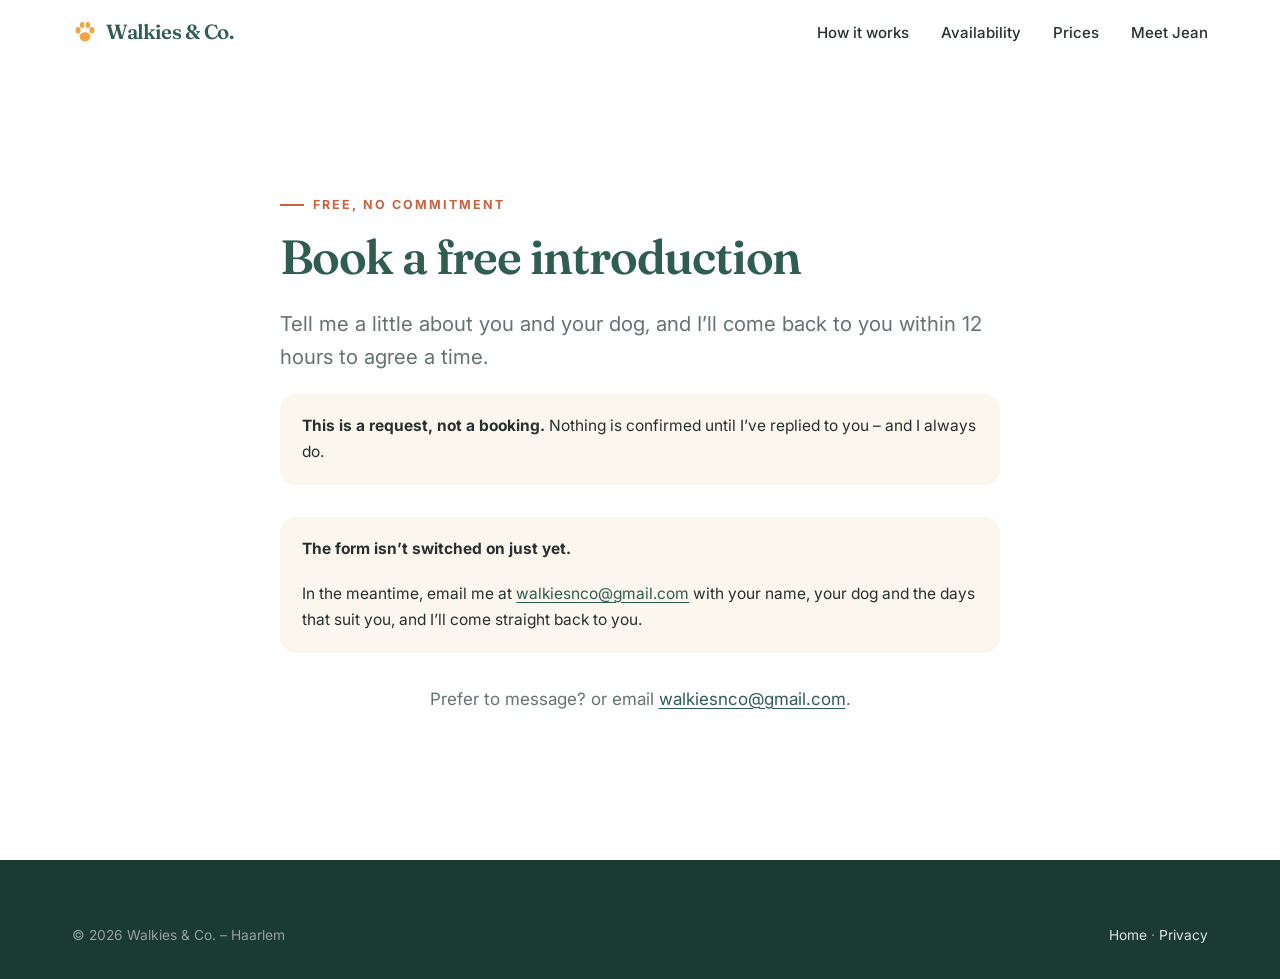
<file: request/index.html>
<!doctype html>
<html lang="en">
<head>
<meta charset="utf-8">
<meta name="viewport" content="width=device-width, initial-scale=1">
<title>Book a Free Introduction – Walkies &amp; Co.</title>
<meta name="description" content="Request a free introduction session for your dog in Haarlem. No commitment – we meet, I meet your dog, and we agree a routine that suits you.">
<meta name="theme-color" content="#2F5D50">
<link rel="preconnect" href="https://fonts.googleapis.com">
<link rel="preconnect" href="https://fonts.gstatic.com" crossorigin>
<link href="https://fonts.googleapis.com/css2?family=Fraunces:opsz,wght@9..144,400;9..144,600;9..144,700&family=Inter:wght@400;500;600;700&display=swap" rel="stylesheet">
<link rel="stylesheet" href="../assets/css/styles.css">
</head>
<body>

<header class="site-header">
  <div class="wrap">
    <a class="brand" href="../">
      <svg width="26" height="26" viewBox="0 0 24 24" fill="none" aria-hidden="true">
        <ellipse cx="12" cy="15.5" rx="5" ry="4.2" fill="#F2A541"/>
        <ellipse cx="5.6" cy="9.4" rx="2.3" ry="3" fill="#F2A541"/>
        <ellipse cx="18.4" cy="9.4" rx="2.3" ry="3" fill="#F2A541"/>
        <ellipse cx="9.4" cy="4.6" rx="2.1" ry="2.8" fill="#F2A541"/>
        <ellipse cx="14.6" cy="4.6" rx="2.1" ry="2.8" fill="#F2A541"/>
      </svg>
      Walkies &amp; Co.
    </a>
    <nav class="nav">
      <a href="../#how">How it works</a>
      <a href="../availability/">Availability</a>
      <a href="../#prices">Prices</a>
      <a href="../#jean">Meet Jean</a>
    </nav>
  </div>
</header>

<main>
  <section>
    <div class="wrap narrow">
      <p class="eyebrow">Free, no commitment</p>
      <h1 style="font-size:clamp(2rem,5vw,3rem)">Book a free introduction</h1>
      <p class="lead">Tell me a little about you and your dog, and I&rsquo;ll come back to you within 12 hours to agree a time.</p>

      <div class="legend" style="margin-bottom:2rem">
        <p style="margin-bottom:0"><strong>This is a request, not a booking.</strong> Nothing is confirmed until I&rsquo;ve replied to you &ndash; and I always do.</p>
      </div>

      <form class="card" action="https://api.web3forms.com/submit" method="POST" data-request-form style="padding:2rem 1.75rem">
        <input type="hidden" name="access_key" value="TODO_WEB3FORMS_KEY">
        <input type="hidden" name="subject" value="New introduction request – Walkies &amp; Co.">
        <input type="checkbox" name="botcheck" style="display:none" tabindex="-1" autocomplete="off">

        <div class="field">
          <label for="name">Your name</label>
          <input id="name" name="name" type="text" required autocomplete="name">
        </div>
        <div class="field">
          <label for="email">Your email</label>
          <input id="email" name="email" type="email" required autocomplete="email">
        </div>
        <div class="field">
          <label for="phone">Phone or WhatsApp</label>
          <span class="hint">Optional, but it&rsquo;s the quickest way for me to reach you.</span>
          <input id="phone" name="phone" type="tel" autocomplete="tel">
        </div>
        <div class="field">
          <label for="dog">Your dog&rsquo;s name and breed</label>
          <input id="dog" name="dog" type="text" required placeholder="e.g. Rex, a four-year-old labrador">
        </div>
        <div class="field">
          <label for="area">Which part of Haarlem are you in?</label>
          <input id="area" name="area" type="text" required>
        </div>
        <div class="field">
          <label for="slots">Which days and times would suit you?</label>
          <span class="hint">Have a look at <a href="../availability/">my availability</a> first &ndash; grey means busy.</span>
          <textarea id="slots" name="slots" rows="3" required></textarea>
        </div>
        <div class="field">
          <label for="notes">Anything I should know about your dog?</label>
          <span class="hint">Health, age, pulling on the lead, nervous around other dogs &ndash; anything at all. It all helps.</span>
          <textarea id="notes" name="notes" rows="3"></textarea>
        </div>

        <button class="btn btn-primary" type="submit">
          Send my request
          <svg width="17" height="17" viewBox="0 0 24 24" fill="none" stroke="currentColor" stroke-width="2.4" stroke-linecap="round" stroke-linejoin="round" aria-hidden="true"><path d="M5 12h14M13 6l6 6-6 6"/></svg>
        </button>
        <p style="font-size:.9rem;margin:1.25rem 0 0;color:var(--muted)">I use your details only to arrange the introduction session. See the <a href="../privacy/">privacy statement</a>.</p>
      </form>

      <div class="legend" data-form-fallback hidden>
        <p><strong>The form isn&rsquo;t switched on just yet.</strong></p>
        <p style="margin-bottom:0">In the meantime, email me at <a data-email href="mailto:walkiesnco@gmail.com">walkiesnco@gmail.com</a> with your name, your dog and the days that suit you, and I&rsquo;ll come straight back to you.</p>
      </div>

      <p style="margin-top:2rem;text-align:center;color:var(--muted)">
        Prefer to message? <a data-whatsapp href="#">Send me a WhatsApp</a> or email <a data-email href="mailto:walkiesnco@gmail.com">walkiesnco@gmail.com</a>.
      </p>
    </div>
  </section>
</main>

<footer class="site-footer">
  <div class="wrap">
    <div class="footer-bottom" style="border-top:0;padding-top:0">
      <span>&copy; 2026 Walkies &amp; Co. &ndash; Haarlem</span>
      <span><a href="../">Home</a> &middot; <a href="../privacy/">Privacy</a></span>
    </div>
  </div>
</footer>

<script src="../assets/js/config.js"></script>
<script src="../assets/js/main.js"></script>
</body>
</html>
</file>
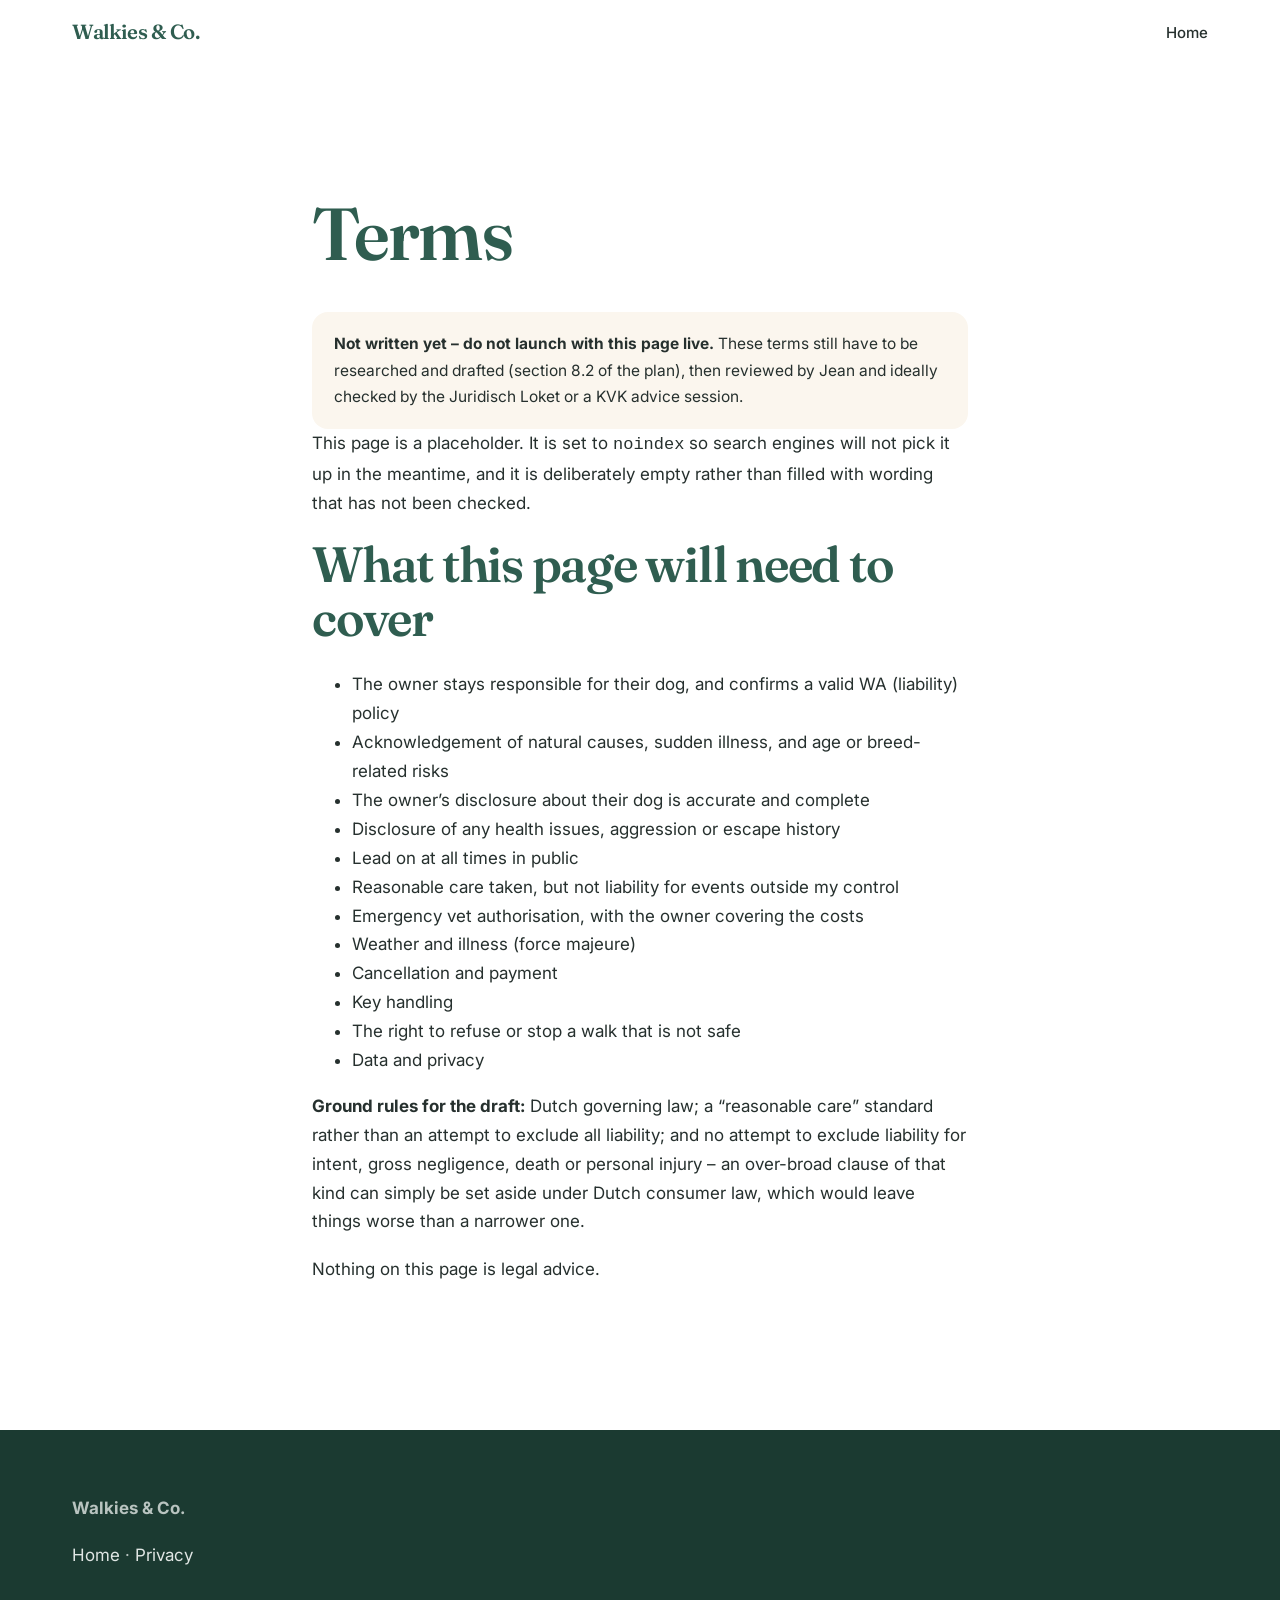
<file: terms/index.html>
<!doctype html>
<html lang="en">
<head>
<meta charset="utf-8">
<meta name="viewport" content="width=device-width, initial-scale=1">
<title>Terms – Walkies &amp; Co.</title>
<meta name="robots" content="noindex">
<link rel="preconnect" href="https://fonts.googleapis.com">
<link rel="preconnect" href="https://fonts.gstatic.com" crossorigin>
<link href="https://fonts.googleapis.com/css2?family=Fraunces:opsz,wght@9..144,400;9..144,600;9..144,700&family=Inter:wght@400;500;600;700&display=swap" rel="stylesheet">
<link rel="stylesheet" href="../assets/css/styles.css">
</head>
<body>

<header class="site-header">
  <div class="wrap">
    <a class="brand" href="../">Walkies &amp; Co.</a>
    <nav class="nav"><a href="../">Home</a></nav>
  </div>
</header>

<main>
  <section>
    <div class="wrap" style="max-width:44rem">
      <h1>Terms</h1>

      <div class="legend">
        <strong>Not written yet &ndash; do not launch with this page live.</strong>
        These terms still have to be researched and drafted (section 8.2 of the plan), then reviewed by Jean
        and ideally checked by the Juridisch Loket or a KVK advice session.
      </div>

      <p>This page is a placeholder. It is set to <code>noindex</code> so search engines will not pick it up
      in the meantime, and it is deliberately empty rather than filled with wording that has not been checked.</p>

      <h2>What this page will need to cover</h2>
      <ul>
        <li>The owner stays responsible for their dog, and confirms a valid WA (liability) policy</li>
        <li>Acknowledgement of natural causes, sudden illness, and age or breed-related risks</li>
        <li>The owner&rsquo;s disclosure about their dog is accurate and complete</li>
        <li>Disclosure of any health issues, aggression or escape history</li>
        <li>Lead on at all times in public</li>
        <li>Reasonable care taken, but not liability for events outside my control</li>
        <li>Emergency vet authorisation, with the owner covering the costs</li>
        <li>Weather and illness (force majeure)</li>
        <li>Cancellation and payment</li>
        <li>Key handling</li>
        <li>The right to refuse or stop a walk that is not safe</li>
        <li>Data and privacy</li>
      </ul>

      <p><strong>Ground rules for the draft:</strong> Dutch governing law; a &ldquo;reasonable care&rdquo; standard rather
      than an attempt to exclude all liability; and no attempt to exclude liability for intent, gross negligence,
      death or personal injury &ndash; an over-broad clause of that kind can simply be set aside under Dutch
      consumer law, which would leave things worse than a narrower one.</p>

      <p>Nothing on this page is legal advice.</p>
    </div>
  </section>
</main>

<footer class="site-footer">
  <div class="wrap">
    <p><strong>Walkies &amp; Co.</strong></p>
    <p><a href="../">Home</a> &middot; <a href="../privacy/">Privacy</a></p>
  </div>
</footer>

<script src="../assets/js/config.js"></script>
<script src="../assets/js/main.js"></script>
</body>
</html>
</file>
<file: assets/css/styles.css>
/* ===============================================================
   Walkies & Co. — Haarlem
   Clean, spacious, photo-led. Motion on scroll, no libraries.
   =============================================================== */

:root {
  --forest:      #2F5D50;
  --forest-deep: #1B3A31;
  --cream:       #FBF6EE;
  --cream-warm:  #F6EFE3;
  --sage:        #DDE8E1;
  --sunshine:    #F2A541;
  --sunshine-lo: #FDF1DC;
  --charcoal:    #26302E;
  --terracotta:  #C9623F;
  --white:       #FFFFFF;
  --muted:       #64736E;
  --line:        #E8E2D6;

  --cta-text:  #35210A;
  --on-forest: #F6FAF8;

  --font-head: "Fraunces", Georgia, serif;
  --font-body: "Inter", -apple-system, BlinkMacSystemFont, "Segoe UI", Roboto, sans-serif;

  --r-sm: 10px;
  --r-md: 16px;
  --r-lg: 24px;
  --r-xl: 36px;
  --maxw: 74rem;
  --gutter: 1.5rem;

  --shadow-xs: 0 1px 3px rgba(27,58,49,.05);
  --shadow-sm: 0 4px 16px rgba(27,58,49,.06);
  --shadow-md: 0 14px 40px rgba(27,58,49,.09);
  --ease: cubic-bezier(.22,.61,.36,1);
}

*, *::before, *::after { box-sizing: border-box; }
html { scroll-behavior: smooth; }

body {
  margin: 0;
  background: var(--white);
  color: var(--charcoal);
  font-family: var(--font-body);
  font-size: 1.0625rem;
  line-height: 1.7;
  -webkit-font-smoothing: antialiased;
  overflow-x: hidden;
}

h1, h2, h3, h4 {
  font-family: var(--font-head);
  color: var(--forest);
  line-height: 1.1;
  letter-spacing: -.025em;
  font-weight: 600;
  margin: 0 0 .5em;
}
h1 { font-size: clamp(2.6rem, 7vw, 4.6rem); }
h2 { font-size: clamp(2rem, 4.6vw, 3.1rem); }
h3 { font-size: 1.24rem; letter-spacing: -.012em; }
p  { margin: 0 0 1.15rem; }

.eyebrow {
  font-family: var(--font-body);
  font-size: .78rem; font-weight: 700;
  letter-spacing: .16em; text-transform: uppercase;
  color: var(--terracotta); margin-bottom: 1rem;
  display: flex; align-items: center; gap: .55rem;
}
.eyebrow::before { content:""; width: 24px; height: 2px; background: var(--terracotta); flex: none; }
.center .eyebrow { justify-content: center; }
.lead { font-size: clamp(1.08rem, 2vw, 1.28rem); color: var(--muted); line-height: 1.6; }

a { color: var(--forest); text-underline-offset: 3px; }
a:focus-visible, button:focus-visible, summary:focus-visible {
  outline: 3px solid var(--terracotta); outline-offset: 3px; border-radius: 6px;
}
img { max-width: 100%; height: auto; display: block; }

/* --- Layout --- */
.wrap { width: 100%; max-width: var(--maxw); margin-inline: auto; padding-inline: var(--gutter); }
.narrow { max-width: 48rem; }
section { padding-block: clamp(4rem, 10vw, 8rem); position: relative; }
.bg-cream { background: var(--cream); }
.bg-sage  { background: var(--cream-warm); }
.sec-head { max-width: 42rem; margin-bottom: clamp(2.5rem, 5vw, 4rem); }
.sec-head.center { margin-inline: auto; text-align: center; }

/* --- Buttons --- */
.btn {
  display: inline-flex; align-items: center; gap: .6rem;
  padding: 1.05rem 2rem; border-radius: 100px;
  font-weight: 650; font-size: 1rem; text-decoration: none;
  border: 2px solid transparent; cursor: pointer;
  transition: transform .25s var(--ease), box-shadow .25s var(--ease), background .2s;
}
.btn svg { transition: transform .25s var(--ease); }
.btn:hover svg { transform: translateX(4px); }
.btn-primary { background: var(--sunshine); color: var(--cta-text); box-shadow: 0 8px 24px rgba(242,165,65,.35); }
.btn-primary:hover { transform: translateY(-3px); box-shadow: 0 14px 34px rgba(242,165,65,.45); }
.btn-dark { background: var(--forest); color: var(--on-forest); }
.btn-dark:hover { transform: translateY(-3px); box-shadow: var(--shadow-md); }
.btn-ghost { background: rgba(255,255,255,.1); color: #fff; border-color: rgba(255,255,255,.45); backdrop-filter: blur(6px); }
.btn-ghost:hover { background: rgba(255,255,255,.2); transform: translateY(-3px); }
.btn-outline { background: transparent; color: var(--forest); border-color: var(--line); }
.btn-outline:hover { border-color: var(--forest); transform: translateY(-3px); }

/* --- Header --- */
.site-header {
  position: sticky; top: 0; z-index: 80;
  background: rgba(255,255,255,.88);
  backdrop-filter: saturate(180%) blur(14px);
  border-bottom: 1px solid transparent;
  transition: border-color .3s, box-shadow .3s;
}
.site-header.scrolled { border-bottom-color: var(--line); box-shadow: var(--shadow-xs); }
.site-header .wrap { display: flex; align-items: center; gap: 1rem; padding-block: .95rem; }
.brand {
  display: flex; align-items: center; gap: .5rem;
  font-family: var(--font-head); font-size: 1.28rem; font-weight: 600;
  color: var(--forest); text-decoration: none; margin-right: auto; letter-spacing: -.02em;
}
.nav { display: none; gap: 2rem; }
.nav a { color: var(--charcoal); text-decoration: none; font-size: .94rem; font-weight: 500; position: relative; }
.nav a::after {
  content:""; position: absolute; left: 0; bottom: -4px; width: 0; height: 2px;
  background: var(--sunshine); transition: width .25s var(--ease);
}
.nav a:hover::after { width: 100%; }
.header-cta { display: none; }
@media (min-width: 62rem) {
  .nav { display: flex; }
  .header-cta { display: inline-flex; padding: .7rem 1.5rem; font-size: .92rem; }
}

/* --- Hero --- */
.hero { position: relative; min-height: min(90vh, 780px); display: flex; align-items: center; overflow: hidden; padding-block: clamp(4rem,10vw,7rem); }
.hero-bg { position: absolute; inset: 0; z-index: 0; }
.hero-bg img { width: 100%; height: 100%; object-fit: cover; object-position: center 40%; }
.hero-bg::after {
  content:""; position: absolute; inset: 0;
  background: linear-gradient(100deg, rgba(27,58,49,.93) 0%, rgba(27,58,49,.78) 45%, rgba(27,58,49,.28) 100%);
}
.hero .wrap { position: relative; z-index: 2; }
.hero-inner { max-width: 42rem; }
.hero h1 { color: #fff; margin-bottom: 1.2rem; }
.hero h1 .hl { color: var(--sunshine); font-style: italic; }
.hero p { color: rgba(255,255,255,.88); font-size: clamp(1.08rem,2vw,1.3rem); max-width: 35rem; }
.hero .actions { display: flex; gap: .85rem; flex-wrap: wrap; margin-top: 2.2rem; }
.hero-meta { display: flex; flex-wrap: wrap; gap: 1.5rem; margin-top: 2.5rem; color: rgba(255,255,255,.72); font-size: .92rem; }
.hero-meta span { display: flex; align-items: center; gap: .5rem; }


/* --- Parallax: images drift slower than the page (scrub-linked) --- */
[data-parallax] { overflow: hidden; }
[data-parallax] > img { will-change: transform; transform: translate3d(0, var(--py, 0px), 0) scale(1.14); }
.hero-bg[data-parallax] > img { transform: translate3d(0, var(--py, 0px), 0) scale(1.1); }

/* --- Paw trails: decorative, injected by main.js --- */
.paw {
  position: absolute;
  left: var(--x); top: var(--y);
  width: var(--w, 26px); height: var(--w, 26px);
  margin: calc(var(--w, 26px) / -2);
  transform: rotate(var(--r, 0deg)) scale(var(--s, .5));
  opacity: var(--o, 0);
  transition: opacity .45s var(--ease), transform .45s var(--ease);
  pointer-events: none;
}

/* the short trail that walks you into the section */
.lead-in {
  position: relative;
  height: 130px;
  margin: -1rem auto clamp(1rem, 3vw, 2rem);
  max-width: 340px;
}

/* --- Steps as a walk down the page --- */
.walk-steps { position: relative; max-width: 62rem; margin-inline: auto; padding-block: 1rem; }
.trail { position: absolute; inset: 0; pointer-events: none; z-index: 0; }

.wstep {
  position: relative; z-index: 1;
  display: flex; gap: 1.5rem; align-items: flex-start;
  background: var(--white);
  border: 1px solid var(--line);
  border-radius: var(--r-xl);
  padding: clamp(1.75rem, 3.5vw, 2.75rem);
  margin-bottom: clamp(1.5rem, 4vw, 3rem);
  box-shadow: var(--shadow-xs);
  transition: transform .35s var(--ease), box-shadow .35s var(--ease), border-color .35s;
}
.wstep:last-child { margin-bottom: 0; }
.wstep:hover { transform: translateY(-5px); box-shadow: var(--shadow-md); border-color: transparent; }

.wstep-n {
  flex: none;
  width: clamp(54px, 7vw, 72px); height: clamp(54px, 7vw, 72px);
  border-radius: 50%;
  background: var(--sunshine-lo); color: var(--terracotta);
  display: grid; place-items: center;
  font-family: var(--font-head); font-weight: 700;
  font-size: clamp(1.5rem, 3vw, 2.1rem); line-height: 1;
  transition: background .35s var(--ease), color .35s var(--ease), transform .35s var(--ease);
}
.wstep:hover .wstep-n { background: var(--sunshine); color: var(--cta-text); transform: scale(1.06); }
.wstep-body h3 { font-size: clamp(1.35rem, 2.6vw, 1.85rem); margin-bottom: .5rem; }
.wstep-body p  { color: var(--muted); font-size: clamp(1rem, 1.5vw, 1.1rem); margin-bottom: 0; }

@media (min-width: 56rem) {
  .wstep     { width: 60%; }
  .wstep.alt { margin-left: auto; }
}

@media (prefers-reduced-motion: reduce) {
  .paw { --o: .26 !important; --s: 1 !important; transition: none; }
}

/* --- Scroll reveals --- */
[data-reveal] { opacity: 0; transition: opacity .75s var(--ease), transform .75s var(--ease); will-change: opacity, transform; }
[data-reveal="up"]    { transform: translateY(34px); }
[data-reveal="left"]  { transform: translateX(-38px); }
[data-reveal="right"] { transform: translateX(38px); }
[data-reveal="zoom"]  { transform: scale(.94); }
[data-reveal].in { opacity: 1; transform: none; }
@media (prefers-reduced-motion: reduce) {
  [data-reveal] { opacity: 1 !important; transform: none !important; transition: none; }
}

/* --- Cards --- */
.grid { display: grid; gap: 1.5rem; grid-template-columns: 1fr; }
@media (min-width: 48rem) { .grid-2 { grid-template-columns: repeat(2,1fr); } .grid-3 { grid-template-columns: repeat(3,1fr); } }
.card {
  background: var(--white); border: 1px solid var(--line); border-radius: var(--r-lg);
  padding: 2rem 1.8rem; transition: transform .3s var(--ease), box-shadow .3s var(--ease);
}
.card:hover { transform: translateY(-5px); box-shadow: var(--shadow-md); }
.card p:last-child { margin-bottom: 0; }
.card-ico { width: 48px; height: 48px; border-radius: 13px; background: var(--sunshine-lo); display: grid; place-items: center; margin-bottom: 1.15rem; }

/* --- Split --- */
.split { display: grid; gap: clamp(2.5rem,6vw,5rem); align-items: center; grid-template-columns: 1fr; }
@media (min-width: 56rem) { .split { grid-template-columns: 1fr 1fr; } .split.flip > :first-child { order: 2; } }
.photo { border-radius: var(--r-xl); overflow: hidden; box-shadow: var(--shadow-md); position: relative; }
.photo img { width: 100%; height: 100%; object-fit: cover; }
.photo-tall { aspect-ratio: 4/5; }

/* floating stat card over a photo */
.float-card {
  position: absolute; bottom: 1.5rem; left: 1.5rem; right: 1.5rem;
  background: rgba(255,255,255,.95); backdrop-filter: blur(10px);
  border-radius: var(--r-md); padding: 1rem 1.2rem;
  display: flex; align-items: center; gap: .85rem; box-shadow: var(--shadow-sm);
}
.float-card strong { display: block; font-size: .95rem; color: var(--forest); }
.float-card small { color: var(--muted); font-size: .85rem; }

/* --- Gallery --- */
.gallery { display: grid; gap: 1rem; grid-template-columns: repeat(2,1fr); }
@media (min-width: 48rem) { .gallery { grid-template-columns: repeat(3,1fr); } }
.gallery .photo { aspect-ratio: 1; border-radius: var(--r-lg); }
.gallery img { transition: transform .6s var(--ease); }
.gallery .photo:hover img { transform: scale(1.07); }

/* --- Prices: a rate, not a set of packages --- */
.rate-card {
  background: var(--white);
  border: 1px solid var(--line);
  border-radius: var(--r-xl);
  overflow: hidden;
  box-shadow: var(--shadow-sm);
}
.rate-row {
  display: flex; align-items: center; justify-content: space-between; gap: 1.5rem;
  padding: 1.4rem clamp(1.3rem, 3vw, 2.1rem);
  border-bottom: 1px solid var(--line);
}
.rate-row:last-child { border-bottom: 0; }
.rate-label { font-weight: 600; color: var(--forest); font-size: 1.08rem; }
.rate-label small {
  display: block; font-weight: 400; color: var(--muted);
  font-size: .93rem; margin-top: .15rem; max-width: 34ch;
}
.rate-amt {
  font-family: var(--font-head); font-weight: 600;
  font-size: clamp(1.7rem, 4vw, 2.3rem); color: var(--forest);
  line-height: 1; letter-spacing: -.03em; white-space: nowrap;
}
.rate-amt.free { color: var(--terracotta); }

.pay-head {
  text-align: center; margin: clamp(2.5rem, 5vw, 3.5rem) 0 1.5rem;
  font-size: clamp(1.3rem, 2.6vw, 1.7rem);
}
.pay-grid { display: grid; gap: 1.25rem; grid-template-columns: 1fr; }
@media (min-width: 44rem) { .pay-grid { grid-template-columns: 1fr 1fr; } }
.pay {
  background: var(--white); border: 1px solid var(--line);
  border-radius: var(--r-lg); padding: 1.9rem 1.7rem;
  transition: transform .3s var(--ease), box-shadow .3s var(--ease);
}
.pay:hover { transform: translateY(-4px); box-shadow: var(--shadow-md); }
.pay h4 {
  font-family: var(--font-body); font-size: .8rem; font-weight: 700;
  letter-spacing: .13em; text-transform: uppercase; color: var(--muted); margin-bottom: .7rem;
}
.pay-amt {
  font-family: var(--font-head); font-size: 2.3rem; font-weight: 600;
  color: var(--forest); line-height: 1; letter-spacing: -.03em; margin-bottom: .9rem;
}
.pay-amt span { font-family: var(--font-body); font-size: .95rem; font-weight: 400; color: var(--muted); letter-spacing: 0; }
.pay p:last-child { color: var(--muted); font-size: .98rem; margin-bottom: 0; }

.extras { display: flex; flex-wrap: wrap; gap: .7rem; justify-content: center; margin-top: 2rem; }
.extras div {
  background: var(--white); border: 1px solid var(--line); border-radius: 100px;
  padding: .6rem 1.3rem; font-size: .94rem; color: var(--muted);
}
.extras strong { color: var(--forest); }

/* --- FAQ --- */
details { border-bottom: 1px solid var(--line); padding: .35rem 0; }
summary {
  font-weight: 600; cursor: pointer; color: var(--forest); font-size: 1.06rem;
  list-style: none; display: flex; justify-content: space-between; align-items: center;
  gap: 1rem; padding: 1.15rem 0;
}
summary::-webkit-details-marker { display: none; }
summary::after {
  content:""; flex: none; width: 11px; height: 11px;
  border-right: 2px solid var(--sunshine); border-bottom: 2px solid var(--sunshine);
  transform: rotate(45deg); transition: transform .28s var(--ease); margin-right: 4px;
}
details[open] summary::after { transform: rotate(-135deg); }
details p { color: var(--muted); padding-bottom: 1rem; margin: 0; max-width: 54ch; }

/* --- Calendar --- */
.calendar-frame {
  position: relative; width: 100%; aspect-ratio: 3/4;
  border-radius: var(--r-lg); overflow: hidden;
  box-shadow: var(--shadow-md); background: var(--white); border: 1px solid var(--line);
}
.calendar-frame iframe { position: absolute; inset: 0; width: 100%; height: 100%; border: 0; }
@media (min-width: 48rem) { .calendar-frame { aspect-ratio: 16/9; } }
.legend { background: var(--cream); border-radius: var(--r-md); padding: 1.2rem 1.4rem; margin-top: 1.25rem; font-size: .97rem; }
.legend p:last-child { margin-bottom: 0; }
.swatch { display: inline-block; width: .85rem; height: .85rem; border-radius: 4px; background: #9aa5a1; vertical-align: -1px; }

/* --- Chips --- */

/* --- Bio --- */
.bio p { color: var(--muted); }
.bio p:first-of-type { color: var(--charcoal); font-size: 1.14rem; }

/* --- CTA panel --- */
.cta-panel {
  background: var(--forest); border-radius: var(--r-xl); color: var(--on-forest);
  padding: clamp(3rem,7vw,5.5rem) clamp(1.5rem,5vw,4rem); text-align: center;
  position: relative; overflow: hidden;
}
.cta-panel h2 { color: #fff; }
.cta-panel p { color: rgba(246,250,248,.82); max-width: 36rem; margin-inline: auto; }
.cta-panel::before, .cta-panel::after {
  content:""; position: absolute; border-radius: 50%; background: rgba(242,165,65,.1);
}
.cta-panel::before { width: 340px; height: 340px; top: -150px; right: -110px; }
.cta-panel::after  { width: 220px; height: 220px; bottom: -110px; left: -70px; }

/* --- Forms --- */
.field { margin-bottom: 1.35rem; }
.field label { display: block; font-weight: 600; margin-bottom: .35rem; color: var(--forest); }
.field .hint { display: block; font-weight: 400; font-size: .91rem; color: var(--muted); margin-bottom: .45rem; }
.field input, .field textarea {
  width: 100%; padding: .9rem 1.05rem; font: inherit; color: var(--charcoal);
  background: var(--white); border: 1.5px solid var(--line); border-radius: var(--r-sm);
  transition: border-color .18s, box-shadow .18s;
}
.field input:focus, .field textarea:focus {
  outline: none; border-color: var(--forest); box-shadow: 0 0 0 3px rgba(47,93,80,.12);
}
.field textarea { resize: vertical; min-height: 5.5rem; }

/* --- Footer --- */
.site-footer { background: var(--forest-deep); color: rgba(246,250,248,.72); padding-block: 4rem 2rem; }
.site-footer a { color: rgba(246,250,248,.9); text-decoration: none; }
.site-footer a:hover { color: var(--sunshine); }
.site-footer h4 { color: #fff; font-family: var(--font-body); font-size: .8rem; font-weight: 700; letter-spacing: .13em; text-transform: uppercase; margin-bottom: 1rem; }
.footer-grid { display: grid; gap: 2.5rem; grid-template-columns: 1fr; margin-bottom: 3rem; }
@media (min-width: 48rem) { .footer-grid { grid-template-columns: 2fr 1fr 1fr; } }
.footer-links { list-style: none; padding: 0; margin: 0; }
.footer-links li { margin-bottom: .55rem; }
.footer-bottom {
  border-top: 1px solid rgba(246,250,248,.12); padding-top: 1.6rem; font-size: .86rem;
  color: rgba(246,250,248,.55); display: flex; flex-wrap: wrap; gap: .5rem 1.5rem; justify-content: space-between;
}

@media (prefers-reduced-motion: reduce) {
  html { scroll-behavior: auto; }
  *, *::before, *::after { transition-duration: .01ms !important; animation-duration: .01ms !important; }
}
</file>
